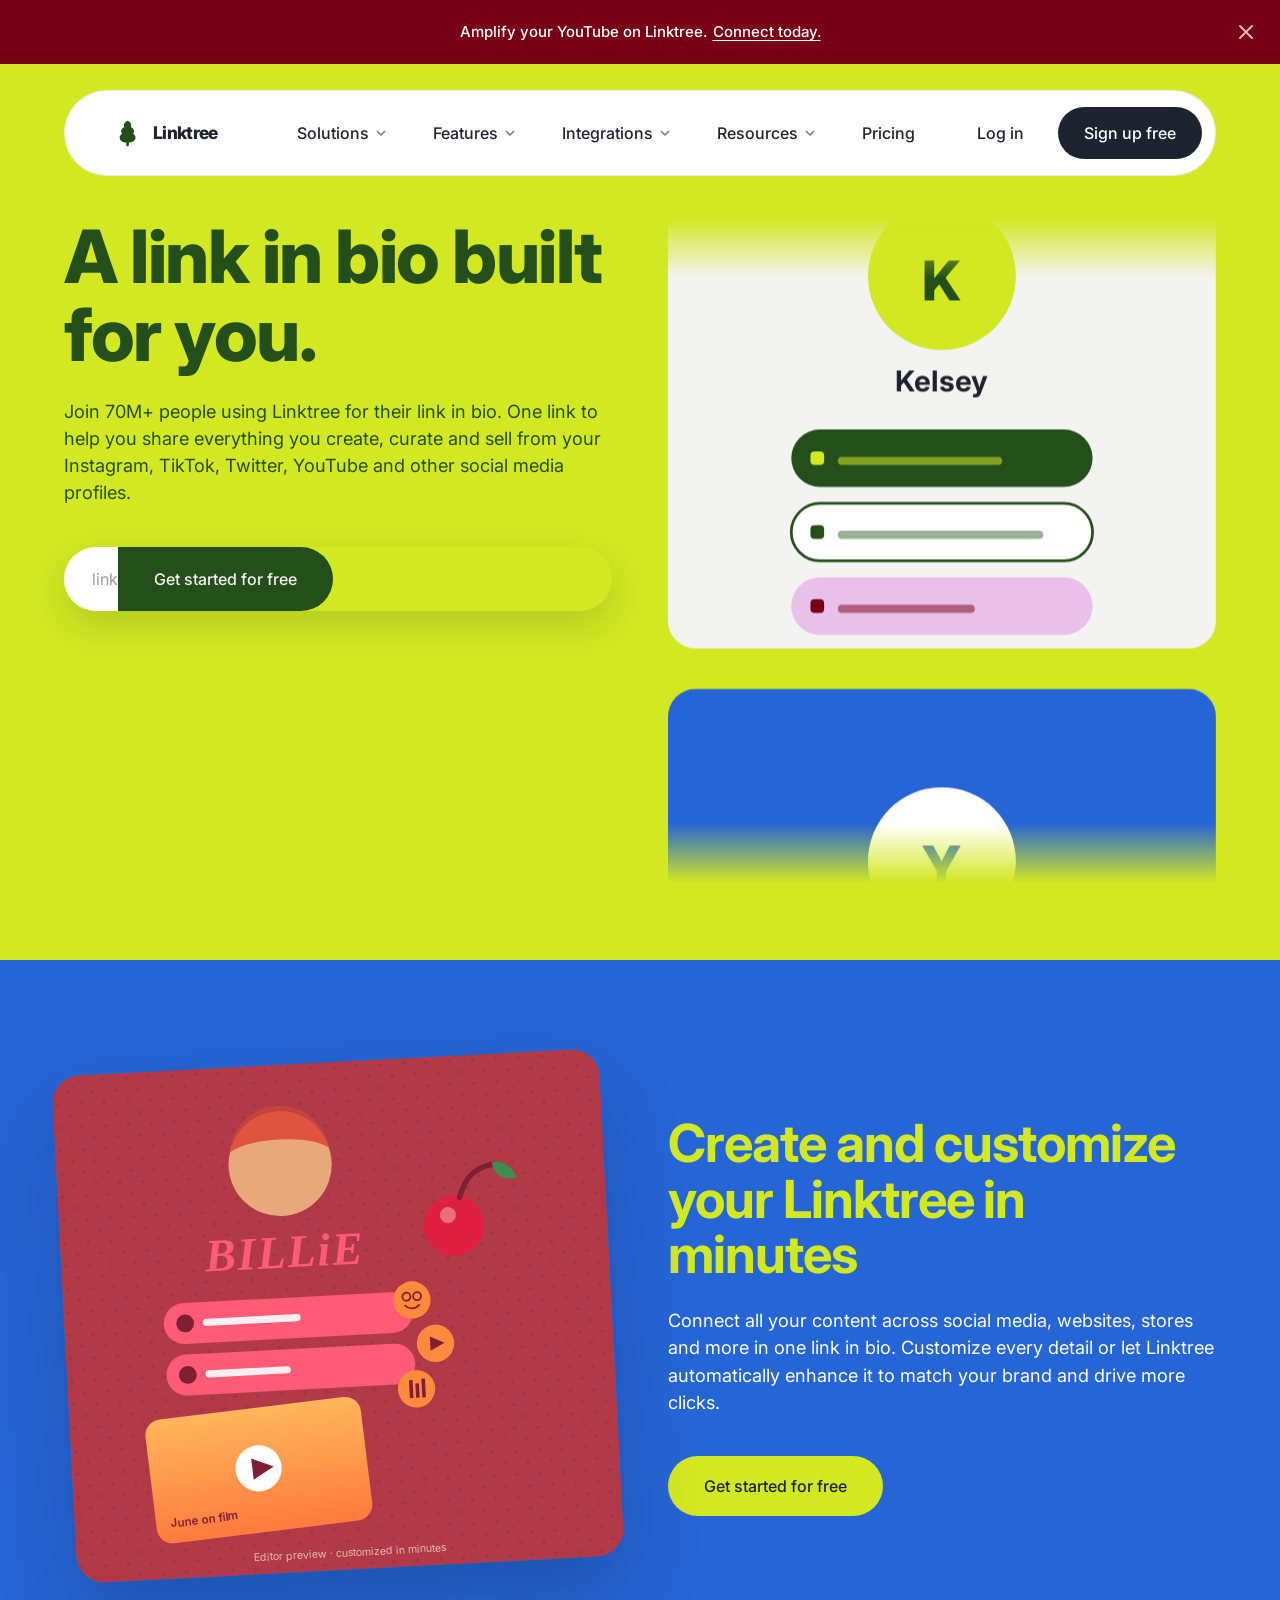
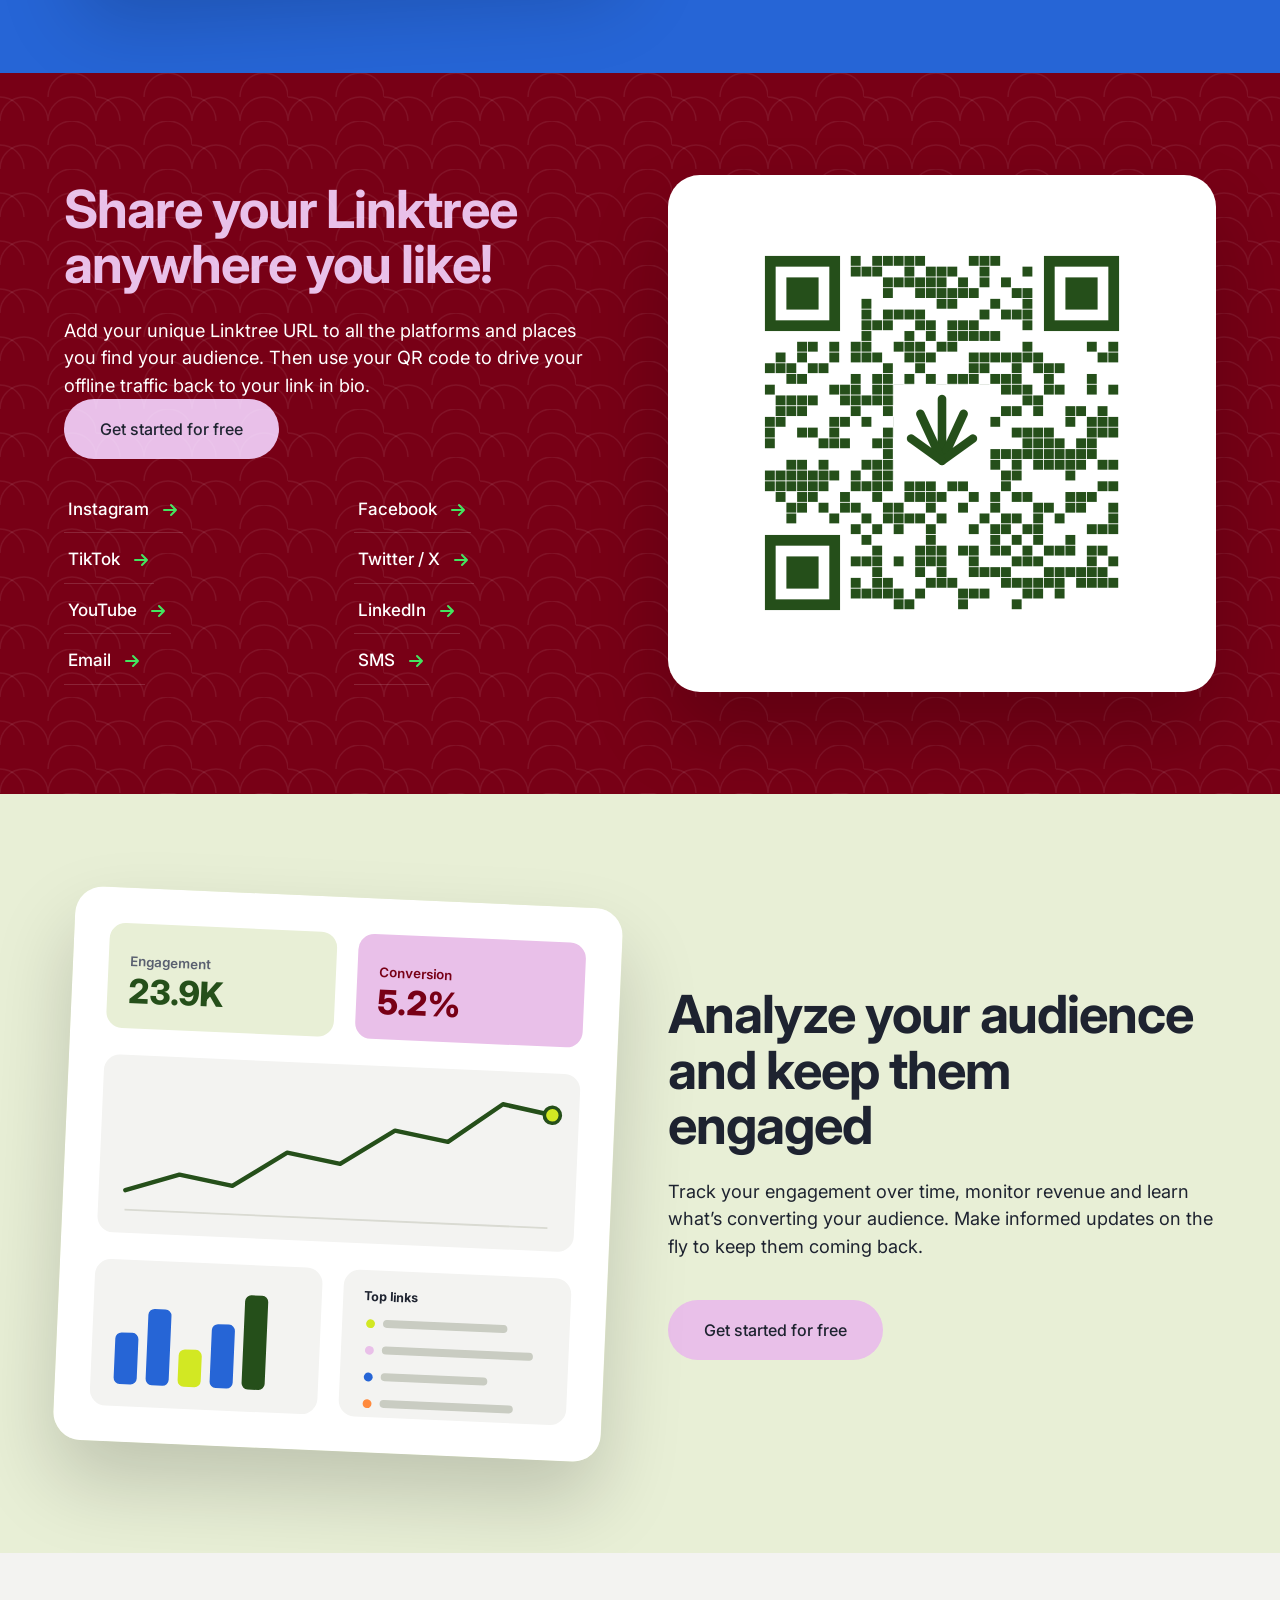
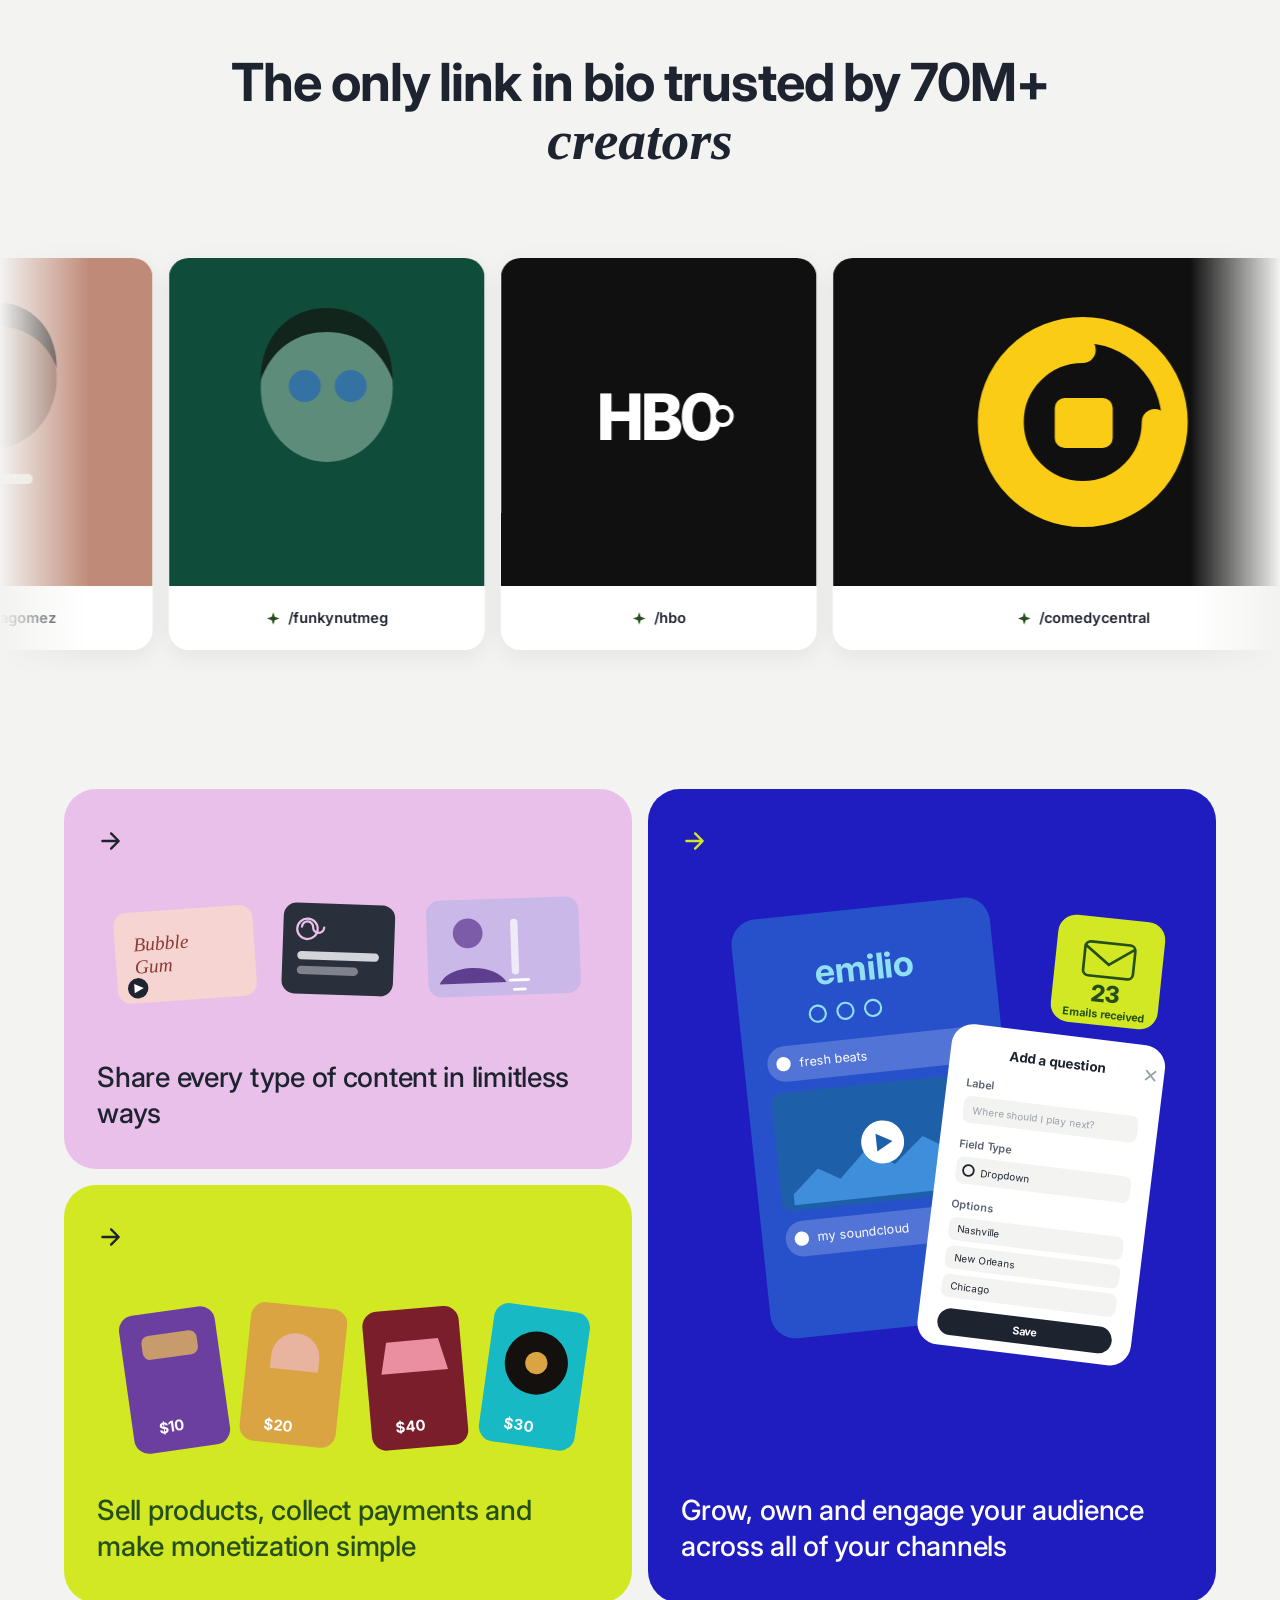
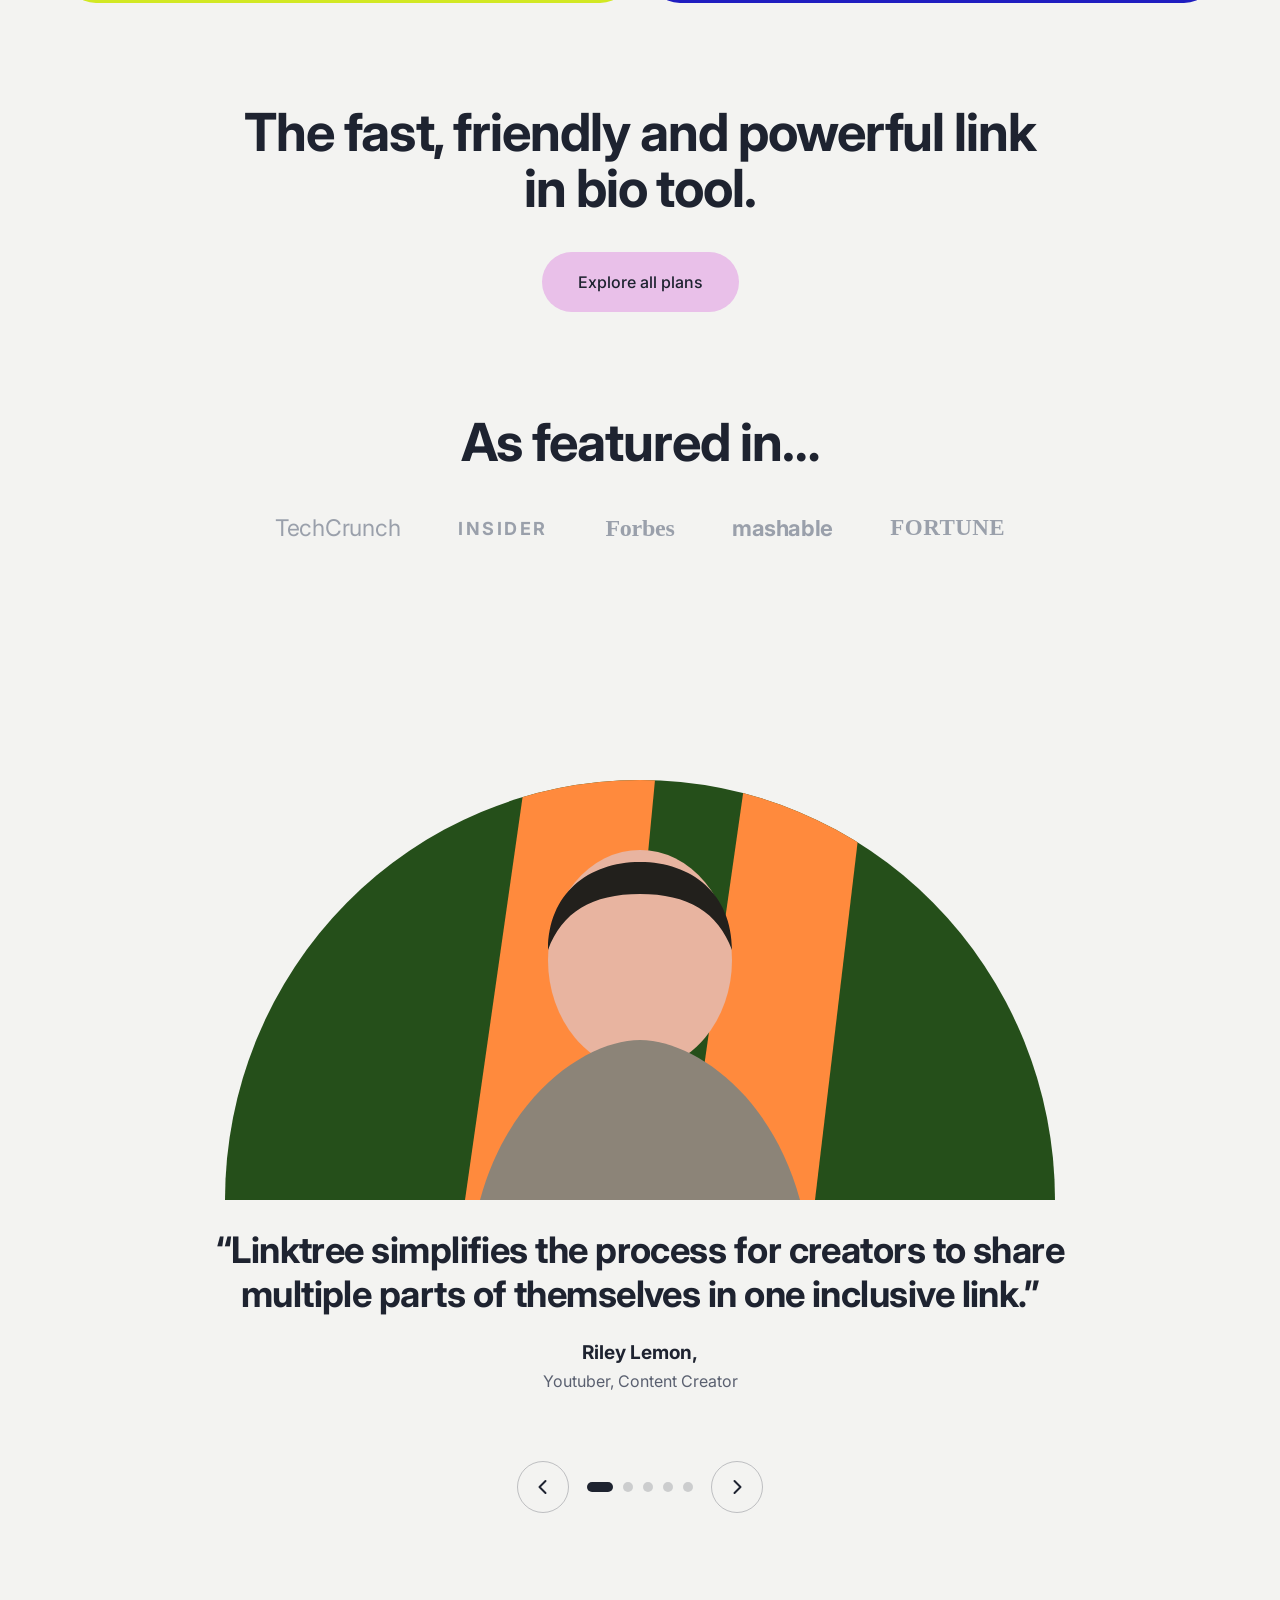
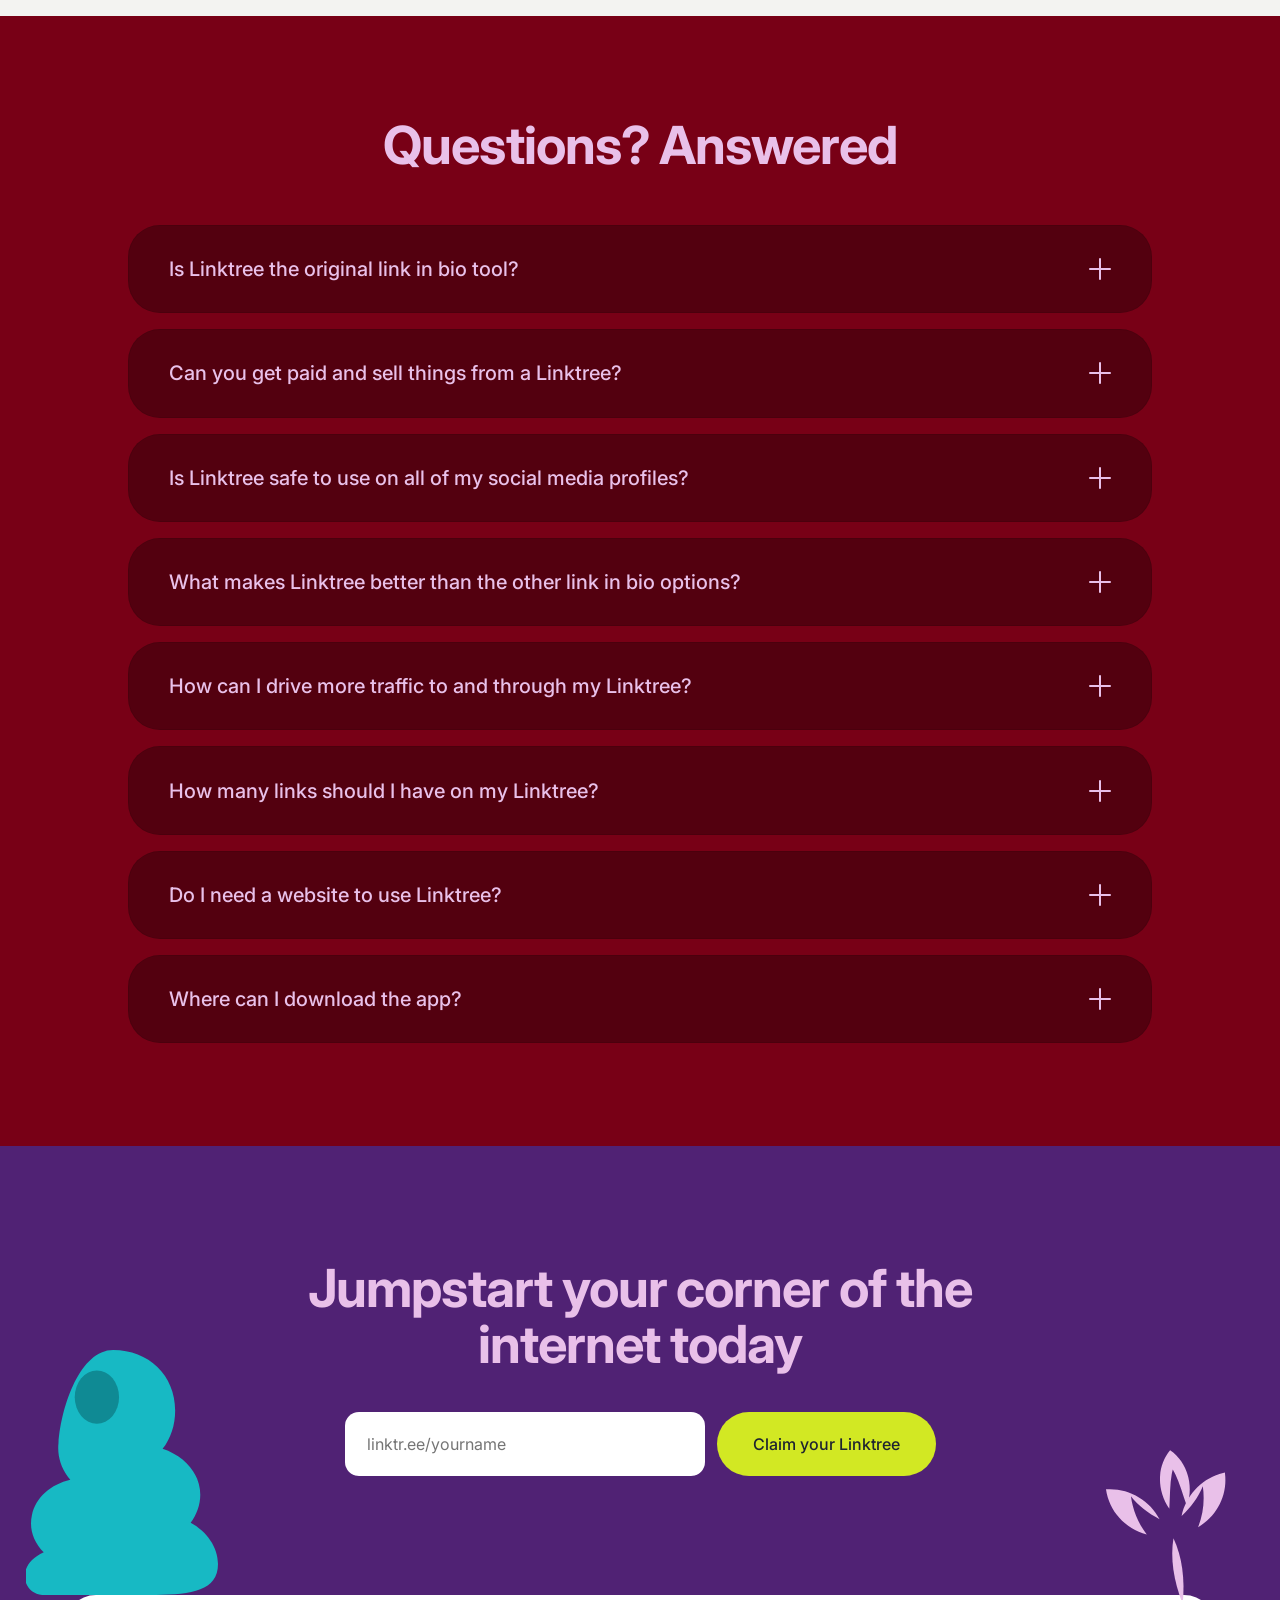
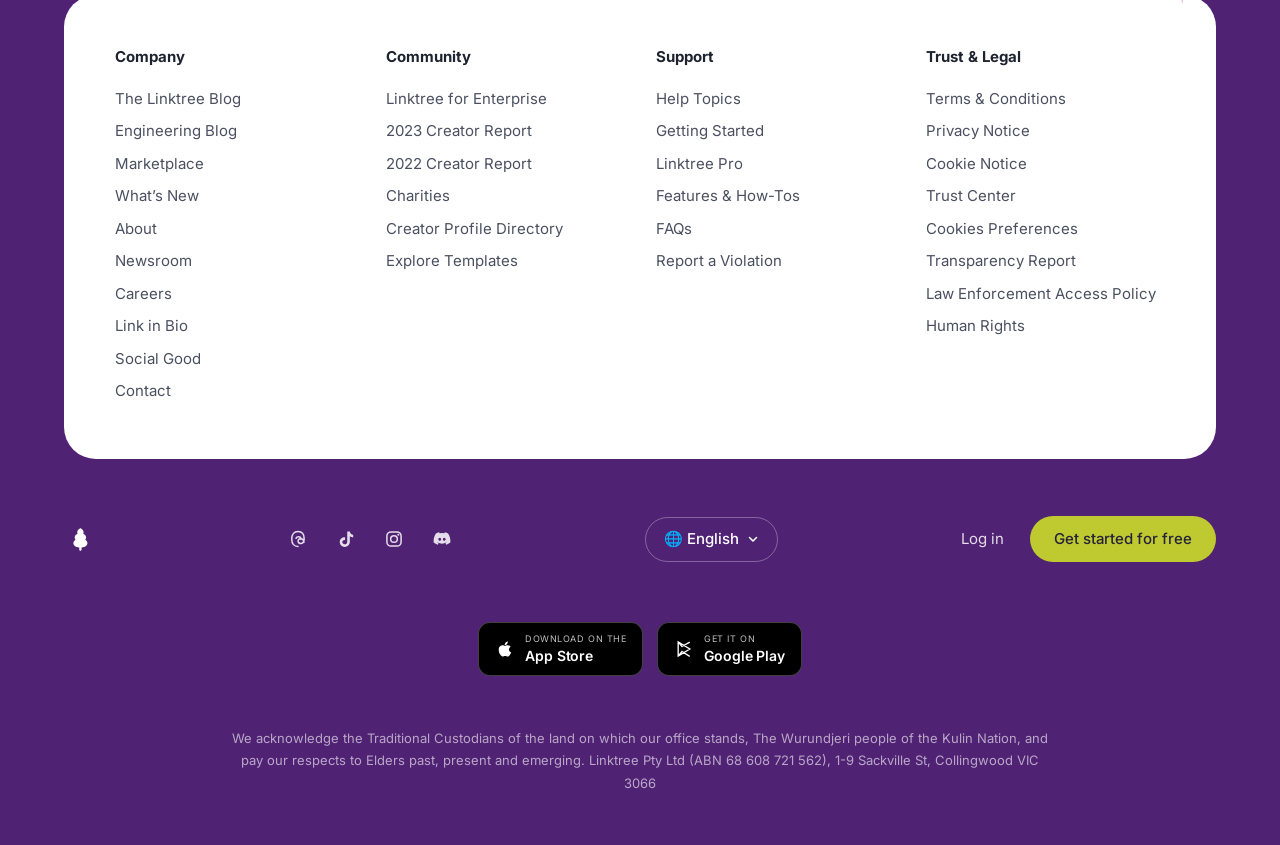
<file: index.html>
<!DOCTYPE html>
<html lang="en">
<head>
<meta charset="UTF-8">
<meta name="viewport" content="width=device-width, initial-scale=1.0">
<title>Link in bio tool: Everything you are, in one simple link | Linktree</title>
<meta name="description" content="Join 70M+ people using Linktree for their link in bio. One link to help you share everything you create, curate and sell.">
<link rel="icon" href="data:image/svg+xml,%3Csvg xmlns='http://www.w3.org/2000/svg' viewBox='0 0 32 32'%3E%3Crect width='32' height='32' rx='8' fill='%23254F1A'/%3E%3Cpath fill='%23D2E823' d='M16 5.5c2.9 0 4.9 1.9 4.9 4.2 0 .6-.1 1.1-.4 1.6 1.9.8 3.1 2.3 3.1 4 0 .9-.3 1.7-.9 2.4 1.4.9 2.3 2.2 2.3 3.6 0 2.6-2.6 4.7-5.9 4.7h-.4v2a1.2 1.2 0 0 1-2.4 0v-2h-.4c-3.3 0-5.9-2.1-5.9-4.7 0-1.4.9-2.7 2.3-3.6-.6-.7-.9-1.5-.9-2.4 0-1.7 1.2-3.2 3.1-4-.3-.5-.4-1-.4-1.6 0-2.3 2-4.2 4.9-4.2Z'/%3E%3C/svg%3E">
<link rel="preconnect" href="https://fonts.googleapis.com">
<link rel="preconnect" href="https://fonts.gstatic.com" crossorigin>
<link href="https://fonts.googleapis.com/css2?family=Inter:wght@400;500;600;700;800;900&display=swap" rel="stylesheet">
<link rel="stylesheet" href="styles.css">
</head>
<body>

<a class="skip-link" href="#main">Skip to content</a>

<!-- ===================== PROMO BANNER ===================== -->
<aside class="promo-banner" id="promoBanner" aria-label="Promotion">
  <p>Amplify your YouTube on Linktree.<a href="register.html">Connect today.</a></p>
  <button class="banner-close" id="bannerClose" aria-label="Dismiss banner">
    <svg width="14" height="14" viewBox="0 0 14 14" fill="none" stroke="currentColor" stroke-width="1.8" stroke-linecap="round"><path d="M1 1l12 12M13 1L1 13"/></svg>
  </button>
</aside>

<!-- ===================== HEADER ===================== -->
<header class="site-header">
  <nav class="nav-pill" aria-label="Main navigation">

    <a class="brand" href="/" aria-label="Linktree home">
      <svg class="logo-mark" viewBox="0 0 32 32" aria-hidden="true">
        <path fill="#254F1A" d="M16 4.5c2.9 0 4.9 1.9 4.9 4.2 0 .6-.1 1.1-.4 1.6 1.9.8 3.1 2.3 3.1 4 0 .9-.3 1.7-.9 2.4 1.4.9 2.3 2.2 2.3 3.6 0 2.6-2.6 4.7-5.9 4.7h-.4v2.4a1.2 1.2 0 0 1-2.4 0v-2.4h-.4c-3.3 0-5.9-2.1-5.9-4.7 0-1.4.9-2.7 2.3-3.6-.6-.7-.9-1.5-.9-2.4 0-1.7 1.2-3.2 3.1-4-.3-.5-.4-1-.4-1.6 0-2.3 2-4.2 4.9-4.2Z"/>
      </svg>
      <svg class="logo-word" viewBox="0 0 118 24" aria-hidden="true">
        <text x="0" y="19" font-family="Inter, sans-serif" font-size="21" font-weight="800" letter-spacing="-0.8" fill="#1E2330">Linktree</text>
      </svg>
    </a>

    <div class="nav-menus">

      <!-- Solutions -->
      <div class="nav-item" data-mega>
        <button class="nav-trigger" aria-expanded="false" aria-haspopup="true">
          Solutions
          <svg class="chev" viewBox="0 0 12 12" fill="none" stroke="currentColor" stroke-width="1.6" stroke-linecap="round" stroke-linejoin="round"><path d="M2.5 4.5 6 8l3.5-3.5"/></svg>
        </button>
        <div class="mega mega-split-2" role="menu">
          <div>
            <p class="mega-col-title">Linktree for</p>
            <ul class="mega-list">
              <li><a href="#musicians">Musicians</a></li>
              <li><a href="#youtubers">YouTubers</a></li>
              <li><a href="#podcasts">Podcasters</a></li>
              <li><a href="#creators">Creators</a></li>
              <li><a href="#real-estate">Real Estate Agents</a></li>
              <li><a href="#agencies">Agencies</a></li>
            </ul>
            <a class="see-all" href="#for">See all
              <svg class="arrow-right" viewBox="0 0 18 18" fill="none" stroke="currentColor" stroke-width="1.8" stroke-linecap="round" stroke-linejoin="round"><path d="M3 9h12M10 4l5 5-5 5"/></svg></a>
          </div>
          <div>
            <p class="mega-col-title">What you can do</p>
            <div class="mega-cards">
              <a class="mega-card" href="#grow">
                <span class="mc-icon" style="background:#E8EFD6"><svg viewBox="0 0 24 24" fill="none" stroke="#254F1A" stroke-width="1.8" stroke-linecap="round"><path d="M4 20 10 14M10 14l4 4 6-6M20 12V7h-5"/><circle cx="10" cy="14" r="1.6" fill="#254F1A" stroke="none"/></svg></span>
                <span><strong>Grow your audience</strong><span>Reach more people across every platform you post on.</span></span>
              </a>
              <a class="mega-card" href="#earn">
                <span class="mc-icon" style="background:#E9C0E9"><svg viewBox="0 0 24 24" fill="none" stroke="#780016" stroke-width="1.8" stroke-linecap="round"><circle cx="12" cy="8" r="4.5"/><path d="M12 12.5v9M8 17.5h8"/></svg></span>
                <span><strong>Earn from recommendations</strong><span>Make money from the products and services you love.</span></span>
              </a>
              <a class="mega-card" href="#own">
                <span class="mc-icon" style="background:#D2E823"><svg viewBox="0 0 24 24" fill="none" stroke="#254F1A" stroke-width="1.8" stroke-linecap="round" stroke-linejoin="round"><path d="M4 9h16v11H4zM8 9V6a4 4 0 0 1 8 0v3"/></svg></span>
                <span><strong>Turn visitors into customers</strong><span>Capture leads and turn clicks into conversions.</span></span>
              </a>
            </div>
            <a class="see-all" href="#solutions">See all use cases
              <svg class="arrow-right" viewBox="0 0 18 18" fill="none" stroke="currentColor" stroke-width="1.8" stroke-linecap="round" stroke-linejoin="round"><path d="M3 9h12M10 4l5 5-5 5"/></svg></a>
          </div>
        </div>
      </div>

      <!-- Features -->
      <div class="nav-item" data-mega>
        <button class="nav-trigger" aria-expanded="false" aria-haspopup="true">
          Features
          <svg class="chev" viewBox="0 0 12 12" fill="none" stroke="currentColor" stroke-width="1.6" stroke-linecap="round" stroke-linejoin="round"><path d="M2.5 4.5 6 8l3.5-3.5"/></svg>
        </button>
        <div class="mega mega-split-features" role="menu">
          <div class="mega-cards">
            <a class="mega-card" href="#lib"><span class="mc-icon" style="background:#E8EFD6"><svg viewBox="0 0 24 24" fill="none" stroke="#254F1A" stroke-width="1.8" stroke-linecap="round"><path d="M10 14a4 4 0 0 0 4-4V5H4v5a4 4 0 0 0 4 4h2Zm0 0v5m0 0H7m3 0h3M17 5v5a4 4 0 0 1-2.5 3.7"/></svg></span>
              <span><strong>Link in Bio</strong><span>The page your audience visits when they want everything you offer.</span></span></a>
            <a class="mega-card" href="#products"><span class="mc-icon" style="background:#E9C0E9"><svg viewBox="0 0 24 24" fill="none" stroke="#780016" stroke-width="1.8" stroke-linecap="round" stroke-linejoin="round"><path d="M5 8h14v12H5zM8 8V6a4 4 0 0 1 8 0v2M5 13h14"/></svg></span>
              <span><strong>Digital Products</strong><span>Sell guides, courses, ebooks and more, direct to your audience.</span></span></a>
            <a class="mega-card" href="#ig"><span class="mc-icon" style="background:#D2E823"><svg viewBox="0 0 24 24" fill="none" stroke="#254F1A" stroke-width="1.8" stroke-linecap="round" stroke-linejoin="round"><path d="M4 4h16v12H8l-4 4zM9 10h.01M13 10h3"/></svg></span>
              <span><strong>IG Auto Reply</strong><span>Answer comments automatically with a single link.</span></span></a>
            <a class="mega-card" href="#analytics"><span class="mc-icon" style="background:#DCE6FA"><svg viewBox="0 0 24 24" fill="none" stroke="#2665D6" stroke-width="1.8" stroke-linecap="round"><path d="M4 20V9M10 20V4M16 20v-7M22 20H2"/></svg></span>
              <span><strong>Social Analytics</strong><span>See what your audience clicks, views and buys.</span></span></a>
          </div>
          <div>
            <p class="mega-col-title">More tools</p>
            <ul class="mega-list">
              <li><a href="#short">Short links</a></li>
              <li><a href="#qr">QR codes</a></li>
              <li><a href="#affiliate">Affiliate Products</a></li>
              <li><a href="#products2">Digital Products</a></li>
              <li><a href="#courses">Courses</a></li>
              <li><a href="#bookings">Bookings</a></li>
              <li><a href="#analytics2">Social Analytics</a></li>
              <li><a href="#ig2">IG Auto Reply</a></li>
              <li><a href="#audience">Audience Manager</a></li>
              <li><a href="#whats-new">New Features &amp; Product Updates</a></li>
            </ul>
            <a class="see-all" href="#features">See all features
              <svg class="arrow-right" viewBox="0 0 18 18" fill="none" stroke="currentColor" stroke-width="1.8" stroke-linecap="round" stroke-linejoin="round"><path d="M3 9h12M10 4l5 5-5 5"/></svg></a>
          </div>
        </div>
      </div>

      <!-- Integrations -->
      <div class="nav-item" data-mega>
        <button class="nav-trigger" aria-expanded="false" aria-haspopup="true">
          Integrations
          <svg class="chev" viewBox="0 0 12 12" fill="none" stroke="currentColor" stroke-width="1.6" stroke-linecap="round" stroke-linejoin="round"><path d="M2.5 4.5 6 8l3.5-3.5"/></svg>
        </button>
        <div class="mega" role="menu" style="grid-template-columns: 1fr 1fr;">
          <div>
            <p class="mega-col-title">Popular apps</p>
            <ul class="mega-list">
              <li><a href="#shopify"><span class="mc-icon" style="background:#D2E823;width:30px;height:30px;border-radius:9px"><svg viewBox="0 0 24 24" fill="none" stroke="#254F1A" stroke-width="1.8" stroke-linecap="round"><path d="M5 8h14l-1.2 12H6.2zM9 8V6a3 3 0 0 1 6 0v2"/></svg></span>Shopify</a></li>
              <li><a href="#spotify"><span class="mc-icon" style="background:#DCE6FA;width:30px;height:30px;border-radius:9px"><svg viewBox="0 0 24 24" fill="none" stroke="#2665D6" stroke-width="1.8" stroke-linecap="round"><circle cx="12" cy="12" r="9"/><path d="M8 10.5c2.8-.7 5.4-.4 7.6 1M8.5 13.8c2.2-.5 4.2-.3 6 .8M9 16.8c1.7-.4 3.2-.2 4.6.6"/></svg></span>Spotify</a></li>
              <li><a href="#mailchimp"><span class="mc-icon" style="background:#E9C0E9;width:30px;height:30px;border-radius:9px"><svg viewBox="0 0 24 24" fill="none" stroke="#780016" stroke-width="1.8" stroke-linecap="round"><path d="M3 8l9-4 9 4-9 4zM7 10v5c0 1.5 2.2 2.6 5 2.6s5-1.1 5-2.6v-5"/></svg></span>Mailchimp</a></li>
              <li><a href="#calendly"><span class="mc-icon" style="background:#E8EFD6;width:30px;height:30px;border-radius:9px"><svg viewBox="0 0 24 24" fill="none" stroke="#254F1A" stroke-width="1.8" stroke-linecap="round"><rect x="4" y="5" width="16" height="15" rx="3"/><path d="M8 3v4M16 3v4M4 10h16"/></svg></span>Calendly</a></li>
            </ul>
          </div>
          <div>
            <p class="mega-col-title">More</p>
            <ul class="mega-list">
              <li><a href="#apps">Link Apps</a></li>
              <li><a href="#partner">Become a Partner</a></li>
            </ul>
            <a class="see-all" href="#marketplace">Browse all integrations
              <svg class="arrow-right" viewBox="0 0 18 18" fill="none" stroke="currentColor" stroke-width="1.8" stroke-linecap="round" stroke-linejoin="round"><path d="M3 9h12M10 4l5 5-5 5"/></svg></a>
          </div>
        </div>
      </div>

      <!-- Resources -->
      <div class="nav-item" data-mega>
        <button class="nav-trigger" aria-expanded="false" aria-haspopup="true">
          Resources
          <svg class="chev" viewBox="0 0 12 12" fill="none" stroke="currentColor" stroke-width="1.6" stroke-linecap="round" stroke-linejoin="round"><path d="M2.5 4.5 6 8l3.5-3.5"/></svg>
        </button>
        <div class="mega" role="menu" style="grid-template-columns: 1fr 1fr 1fr;">
          <div>
            <p class="mega-col-title">Learn</p>
            <ul class="mega-list">
              <li><a href="#help">Help Centre</a></li>
              <li><a href="#start">Get Started</a></li>
              <li><a href="#templates">Templates</a></li>
              <li><a href="#guides">Guides</a></li>
              <li><a href="#blog">Blog</a></li>
              <li><a href="#stories">Success Stories</a></li>
              <li><a href="#lab">LinkerLab</a></li>
              <li><a href="#explore">Explore</a></li>
            </ul>
          </div>
          <div>
            <p class="mega-col-title">Company</p>
            <ul class="mega-list">
              <li><a href="#about">About</a></li>
              <li><a href="#newsroom">Newsroom</a></li>
              <li><a href="#careers">Careers</a></li>
              <li><a href="#contact">Contact us</a></li>
            </ul>
            <div class="mega-badges">
              <a href="#ios" class="badge" aria-label="Download on the App Store"><svg viewBox="0 0 24 24" fill="#fff"><path d="M16.7 12.7c0-2.3 1.9-3.4 2-3.5-1.1-1.6-2.8-1.8-3.4-1.8-1.4-.1-2.7.8-3.4.8-.7 0-1.8-.8-3-.8-1.5 0-2.9.9-3.7 2.3-1.6 2.7-.4 6.8 1.1 9 .8 1.1 1.7 2.3 2.9 2.3 1.2 0 1.6-.7 3-.7 1.4 0 1.8.7 3 .7 1.2 0 2-1.1 2.8-2.2.9-1.3 1.3-2.5 1.3-2.6-.1 0-2.6-1-2.6-3.5ZM14.4 5.9c.6-.8 1.1-1.9 1-3-1 0-2.1.7-2.8 1.5-.6.7-1.1 1.8-1 2.9 1.1.1 2.2-.6 2.8-1.4Z"/></svg><span><small>Download on the</small><strong>App Store</strong></span></a>
              <a href="#android" class="badge" aria-label="Get it on Google Play"><svg viewBox="0 0 24 24" fill="none" stroke="#fff" stroke-width="1.6" stroke-linecap="round"><path d="M5 3.5v17l14-8.5zM5 3.5 9.6 9M5 20.5 9.6 15M18.4 4 9.6 9M9.6 15l8.8 5.5"/></svg><span><small>GET IT ON</small><strong>Google Play</strong></span></a>
            </div>
          </div>
        </div>
      </div>

      <a class="nav-plain" href="#pricing">Pricing</a>
    </div>

    <div class="nav-actions">
      <a class="nav-login" href="login.html">Log in</a>
      <a class="btn btn-ink nav-signup" href="register.html">Sign up free</a>
      <button class="menu-toggle" id="menuToggle" aria-label="Toggle menu" aria-expanded="false" aria-controls="mobileMenu">
        <svg viewBox="0 0 24 24" fill="none" stroke="#1E2330" stroke-width="2" stroke-linecap="round"><path d="M4 7h16M4 12h16M4 17h16"/></svg>
      </button>
    </div>
  </nav>
</header>

<!-- ===================== MOBILE MENU ===================== -->
<div class="mobile-menu" id="mobileMenu" aria-hidden="true">
  <div class="mm-head">
    <span class="brand">
      <svg class="logo-mark" viewBox="0 0 32 32" aria-hidden="true"><path fill="#254F1A" d="M16 4.5c2.9 0 4.9 1.9 4.9 4.2 0 .6-.1 1.1-.4 1.6 1.9.8 3.1 2.3 3.1 4 0 .9-.3 1.7-.9 2.4 1.4.9 2.3 2.2 2.3 3.6 0 2.6-2.6 4.7-5.9 4.7h-.4v2.4a1.2 1.2 0 0 1-2.4 0v-2.4h-.4c-3.3 0-5.9-2.1-5.9-4.7 0-1.4.9-2.7 2.3-3.6-.6-.7-.9-1.5-.9-2.4 0-1.7 1.2-3.2 3.1-4-.3-.5-.4-1-.4-1.6 0-2.3 2-4.2 4.9-4.2Z"/></svg>
      <svg class="logo-word" viewBox="0 0 118 24" aria-hidden="true"><text x="0" y="19" font-family="Inter, sans-serif" font-size="21" font-weight="800" letter-spacing="-0.8" fill="#1E2330">Linktree</text></svg>
    </span>
    <button class="mm-close" id="menuClose" aria-label="Close menu">
      <svg width="18" height="18" viewBox="0 0 18 18" fill="none" stroke="#1E2330" stroke-width="2" stroke-linecap="round"><path d="M2 2l14 14M16 2 2 16"/></svg>
    </button>
  </div>

  <div class="mm-accordion">
    <button class="mm-acc-btn">Solutions <svg class="chev" viewBox="0 0 12 12" fill="none" stroke="currentColor" stroke-width="1.6" stroke-linecap="round" stroke-linejoin="round"><path d="M2.5 4.5 6 8l3.5-3.5"/></svg></button>
    <div class="mm-acc-panel"><ul>
      <li><a href="#musicians">Musicians</a></li><li><a href="#youtubers">YouTubers</a></li><li><a href="#podcasts">Podcasters</a></li><li><a href="#creators">Creators</a></li><li><a href="#real-estate">Real Estate Agents</a></li><li><a href="#agencies">Agencies</a></li><li><a href="#grow">Grow your audience</a></li><li><a href="#earn">Earn from recommendations</a></li><li><a href="#own">Turn visitors into customers</a></li>
    </ul></div>
  </div>
  <div class="mm-accordion">
    <button class="mm-acc-btn">Features <svg class="chev" viewBox="0 0 12 12" fill="none" stroke="currentColor" stroke-width="1.6" stroke-linecap="round" stroke-linejoin="round"><path d="M2.5 4.5 6 8l3.5-3.5"/></svg></button>
    <div class="mm-acc-panel"><ul>
      <li><a href="#lib">Link in Bio</a></li><li><a href="#products">Digital Products</a></li><li><a href="#ig">IG Auto Reply</a></li><li><a href="#analytics">Social Analytics</a></li><li><a href="#short">Short links</a></li><li><a href="#qr">QR codes</a></li><li><a href="#bookings">Bookings</a></li><li><a href="#audience">Audience Manager</a></li>
    </ul></div>
  </div>
  <div class="mm-accordion">
    <button class="mm-acc-btn">Integrations <svg class="chev" viewBox="0 0 12 12" fill="none" stroke="currentColor" stroke-width="1.6" stroke-linecap="round" stroke-linejoin="round"><path d="M2.5 4.5 6 8l3.5-3.5"/></svg></button>
    <div class="mm-acc-panel"><ul>
      <li><a href="#shopify">Shopify</a></li><li><a href="#spotify">Spotify</a></li><li><a href="#mailchimp">Mailchimp</a></li><li><a href="#calendly">Calendly</a></li><li><a href="#apps">Link Apps</a></li><li><a href="#marketplace">Browse all integrations</a></li>
    </ul></div>
  </div>
  <div class="mm-accordion">
    <button class="mm-acc-btn">Resources <svg class="chev" viewBox="0 0 12 12" fill="none" stroke="currentColor" stroke-width="1.6" stroke-linecap="round" stroke-linejoin="round"><path d="M2.5 4.5 6 8l3.5-3.5"/></svg></button>
    <div class="mm-acc-panel"><ul>
      <li><a href="#help">Help Centre</a></li><li><a href="#templates">Templates</a></li><li><a href="#guides">Guides</a></li><li><a href="#blog">Blog</a></li><li><a href="#explore">Explore</a></li><li><a href="#about">About</a></li><li><a href="#careers">Careers</a></li><li><a href="#contact">Contact us</a></li>
    </ul></div>
  </div>
  <div class="mm-accordion">
    <a class="mm-acc-btn" href="#pricing">Pricing</a>
  </div>

  <div class="mm-foot">
    <a class="btn btn-lime" href="register.html">Get started for free</a>
    <a class="btn" style="border:1.5px solid rgba(30,35,48,.2)" href="login.html">Log in</a>
  </div>
</div>

<main id="main">

<!-- ===================== HERO ===================== -->
<section class="hero" aria-label="Hero">
  <div class="container two-col">
    <div class="hero-copy">
      <h1>A link in bio built for you.</h1>
      <p class="section-lead">Join 70M+ people using Linktree for their link in bio. One link to help you share everything you create, curate and sell from your Instagram, TikTok, Twitter, YouTube and other social media profiles.</p>
      <form class="hero-claim" id="heroClaimForm" novalidate>
        <label class="input-wrap-claim" for="heroClaimInput">
          <span class="input-prefix">linktr.ee/</span>
          <input id="heroClaimInput" type="text" placeholder="yourname" aria-label="Claim your Linktree username" autocomplete="off" spellcheck="false">
        </label>
        <button class="btn btn-forest" type="submit">Get started for free</button>
        <p class="hero-feedback" id="heroClaimFeedback" aria-live="polite"></p>
      </form>
    </div>

    <div class="hero-strip" aria-hidden="true">
      <div class="hero-track" data-duplicate>

        <div class="hero-card">
          <svg viewBox="0 0 400 400" role="img" aria-label="Creator profile card">
            <rect width="400" height="400" fill="#F3F3F1"/>
            <circle cx="200" cy="128" r="54" fill="#D2E823"/>
            <text x="200" y="146" text-anchor="middle" font-family="Inter,sans-serif" font-size="40" font-weight="800" fill="#254F1A">K</text>
            <text x="200" y="212" text-anchor="middle" font-family="Inter,sans-serif" font-size="21" font-weight="700" fill="#1E2330">Kelsey</text>
            <rect x="90" y="240" width="220" height="42" rx="21" fill="#254F1A"/>
            <rect x="104" y="256" width="10" height="10" rx="3" fill="#D2E823"/>
            <rect x="124" y="260" width="120" height="6" rx="3" fill="#D2E823" opacity=".55"/>
            <rect x="90" y="294" width="220" height="42" rx="21" fill="#fff" stroke="#254F1A" stroke-width="2"/>
            <rect x="104" y="310" width="10" height="10" rx="3" fill="#254F1A"/>
            <rect x="124" y="314" width="150" height="6" rx="3" fill="#254F1A" opacity=".45"/>
            <rect x="90" y="348" width="220" height="42" rx="21" fill="#E9C0E9"/>
            <rect x="104" y="364" width="10" height="10" rx="3" fill="#780016"/>
            <rect x="124" y="368" width="100" height="6" rx="3" fill="#780016" opacity=".5"/>
          </svg>
        </div>

        <div class="hero-card">
          <svg viewBox="0 0 400 400" role="img" aria-label="Creator profile card">
            <rect width="400" height="400" fill="#2665D6"/>
            <circle cx="200" cy="126" r="54" fill="#fff"/>
            <text x="200" y="144" text-anchor="middle" font-family="Inter,sans-serif" font-size="40" font-weight="800" fill="#2665D6">Y</text>
            <text x="200" y="210" text-anchor="middle" font-family="Inter,sans-serif" font-size="21" font-weight="700" fill="#fff">Koy</text>
            <rect x="90" y="238" width="220" height="42" rx="21" fill="#fff"/>
            <rect x="104" y="254" width="10" height="10" rx="3" fill="#2665D6"/>
            <rect x="124" y="258" width="130" height="6" rx="3" fill="#2665D6" opacity=".45"/>
            <rect x="90" y="292" width="220" height="42" rx="21" fill="rgba(255,255,255,.22)"/>
            <rect x="104" y="308" width="10" height="10" rx="3" fill="#fff"/>
            <rect x="124" y="312" width="110" height="6" rx="3" fill="#fff" opacity=".6"/>
            <rect x="90" y="346" width="220" height="42" rx="21" fill="#D2E823"/>
            <rect x="104" y="362" width="10" height="10" rx="3" fill="#254F1A"/>
            <rect x="124" y="366" width="120" height="6" rx="3" fill="#254F1A" opacity=".5"/>
          </svg>
        </div>

        <div class="hero-card">
          <svg viewBox="0 0 400 400" role="img" aria-label="Creator profile card">
            <rect width="400" height="400" fill="#E9C0E9"/>
            <circle cx="200" cy="126" r="54" fill="#780016"/>
            <text x="200" y="144" text-anchor="middle" font-family="Inter,sans-serif" font-size="40" font-weight="800" fill="#E9C0E9">P</text>
            <text x="200" y="210" text-anchor="middle" font-family="Inter,sans-serif" font-size="21" font-weight="700" fill="#780016">Pistakio</text>
            <rect x="90" y="238" width="220" height="42" rx="21" fill="#780016"/>
            <rect x="104" y="254" width="10" height="10" rx="3" fill="#E9C0E9"/>
            <rect x="124" y="258" width="120" height="6" rx="3" fill="#E9C0E9" opacity=".55"/>
            <rect x="90" y="292" width="220" height="42" rx="21" fill="#fff"/>
            <rect x="104" y="308" width="10" height="10" rx="3" fill="#780016"/>
            <rect x="124" y="312" width="140" height="6" rx="3" fill="#780016" opacity=".45"/>
            <rect x="90" y="346" width="220" height="42" rx="21" fill="#254F1A"/>
            <rect x="104" y="362" width="10" height="10" rx="3" fill="#D2E823"/>
            <rect x="124" y="366" width="100" height="6" rx="3" fill="#D2E823" opacity=".55"/>
          </svg>
        </div>

        <div class="hero-card">
          <svg viewBox="0 0 400 400" role="img" aria-label="Creator profile card">
            <rect width="400" height="400" fill="#780016"/>
            <circle cx="200" cy="126" r="54" fill="#D2E823"/>
            <text x="200" y="144" text-anchor="middle" font-family="Inter,sans-serif" font-size="40" font-weight="800" fill="#780016">Z</text>
            <text x="200" y="210" text-anchor="middle" font-family="Inter,sans-serif" font-size="21" font-weight="700" fill="#fff">Zay</text>
            <rect x="90" y="238" width="220" height="42" rx="21" fill="#E9C0E9"/>
            <rect x="104" y="254" width="10" height="10" rx="3" fill="#780016"/>
            <rect x="124" y="258" width="110" height="6" rx="3" fill="#780016" opacity=".5"/>
            <rect x="90" y="292" width="220" height="42" rx="21" fill="rgba(255,255,255,.18)"/>
            <rect x="104" y="308" width="10" height="10" rx="3" fill="#fff"/>
            <rect x="124" y="312" width="130" height="6" rx="3" fill="#fff" opacity=".6"/>
            <rect x="90" y="346" width="220" height="42" rx="21" fill="#43E660"/>
            <rect x="104" y="362" width="10" height="10" rx="3" fill="#254F1A"/>
            <rect x="124" y="366" width="120" height="6" rx="3" fill="#254F1A" opacity=".5"/>
          </svg>
        </div>

        <div class="hero-card">
          <svg viewBox="0 0 400 400" role="img" aria-label="Creator profile card">
            <rect width="400" height="400" fill="#E8EFD6"/>
            <circle cx="200" cy="126" r="54" fill="#254F1A"/>
            <text x="200" y="144" text-anchor="middle" font-family="Inter,sans-serif" font-size="40" font-weight="800" fill="#E8EFD6">M</text>
            <text x="200" y="210" text-anchor="middle" font-family="Inter,sans-serif" font-size="21" font-weight="700" fill="#1E2330">Miles</text>
            <rect x="90" y="238" width="220" height="42" rx="21" fill="#fff" stroke="#254F1A" stroke-width="2"/>
            <rect x="104" y="254" width="10" height="10" rx="3" fill="#254F1A"/>
            <rect x="124" y="258" width="140" height="6" rx="3" fill="#254F1A" opacity=".45"/>
            <rect x="90" y="292" width="220" height="42" rx="21" fill="#D2E823"/>
            <rect x="104" y="308" width="10" height="10" rx="3" fill="#254F1A"/>
            <rect x="124" y="312" width="110" height="6" rx="3" fill="#254F1A" opacity=".5"/>
            <rect x="90" y="346" width="220" height="42" rx="21" fill="#254F1A"/>
            <rect x="104" y="362" width="10" height="10" rx="3" fill="#E8EFD6"/>
            <rect x="124" y="366" width="120" height="6" rx="3" fill="#E8EFD6" opacity=".55"/>
          </svg>
        </div>

      </div>
    </div>
  </div>
</section>

<!-- ===================== CREATE & CUSTOMIZE (blue) ===================== -->
<section class="s-blue section-pad" aria-labelledby="t-create">
  <div class="container two-col">
    <div class="tilt-wrap" data-reveal>
      <svg class="tilt-main" viewBox="0 0 616 571" role="img" aria-label="Linktree profile being customized in the editor">
        <rect width="616" height="571" rx="28" fill="#B23A48"/>
        <rect x="0" y="0" width="616" height="571" rx="28" fill="url(#blueNoise)" opacity=".25"/>
        <defs>
          <pattern id="blueNoise" width="26" height="26" patternUnits="userSpaceOnUse">
            <circle cx="6" cy="6" r="2.2" fill="#7E1F33"/>
            <circle cx="19" cy="19" r="2.2" fill="#7E1F33"/>
          </pattern>
          <linearGradient id="sunG" x1="0" y1="0" x2="0" y2="1">
            <stop offset="0" stop-color="#FFB65C"/><stop offset="1" stop-color="#FF7A3D"/>
          </linearGradient>
        </defs>
        <!-- profile avatar -->
        <circle cx="252" cy="112" r="58" fill="#E8A87C"/>
        <path d="M194 112a58 58 0 0 1 116 0c0-40-26-66-58-66s-58 26-58 66Z" fill="#C6423E"/>
        <path d="M196 96c8-30 34-44 56-44s48 14 56 44c-12-8-30-12-56-12s-44 4-56 12Z" fill="#E0533F"/>
        <!-- name -->
        <text x="252" y="228" text-anchor="middle" font-family="Georgia,serif" font-style="italic" font-weight="700" font-size="52" fill="#FF5A76" letter-spacing="2">BILLiE</text>
        <!-- pink link pills -->
        <rect x="112" y="262" width="280" height="46" rx="23" fill="#FF5A76"/>
        <circle cx="136" cy="285" r="10" fill="#7E1F33"/>
        <rect x="156" y="281" width="110" height="8" rx="4" fill="#fff" opacity=".9"/>
        <rect x="112" y="320" width="280" height="46" rx="23" fill="#FF5A76"/>
        <circle cx="136" cy="343" r="10" fill="#7E1F33"/>
        <rect x="156" y="339" width="96" height="8" rx="4" fill="#fff" opacity=".9"/>
        <!-- sunset media card -->
        <g transform="rotate(-4 210 452)">
          <rect x="88" y="384" width="244" height="140" rx="18" fill="url(#sunG)"/>
          <circle cx="210" cy="452" r="26" fill="#fff"/>
          <path d="M203 440l24 12-24 12z" fill="#7E1F33"/>
          <text x="104" y="506" font-family="Inter,sans-serif" font-size="13" font-weight="600" fill="#7E1F33">June on film</text>
        </g>
        <!-- orange icon rail -->
        <g font-family="Inter,sans-serif">
          <circle cx="392" cy="272" r="21" fill="#FF8A3D"/><circle cx="386" cy="268" r="4.5" fill="none" stroke="#7E1F33" stroke-width="2"/><circle cx="398" cy="268" r="4.5" fill="none" stroke="#7E1F33" stroke-width="2"/><path d="M384 278c2.5 2.5 5.5 3.5 8 3.5s5.5-1 8-3.5" stroke="#7E1F33" stroke-width="2" fill="none" stroke-linecap="round"/>
          <circle cx="416" cy="322" r="21" fill="#FF8A3D"/><path d="M410 314l16 8-16 8z" fill="#7E1F33"/>
          <circle cx="392" cy="372" r="21" fill="#FF8A3D"/><rect x="384" y="362" width="4" height="20" fill="#7E1F33"/><rect x="391" y="366" width="4" height="16" fill="#7E1F33"/><rect x="398" y="361" width="4" height="21" fill="#7E1F33"/>
        </g>
        <!-- cherry -->
        <g transform="rotate(14 470 160)">
          <circle cx="452" cy="196" r="34" fill="#E02040"/>
          <circle cx="443" cy="186" r="9" fill="#fff" opacity=".35"/>
          <path d="M452 164c2-24 10-36 30-44" stroke="#7E1F33" stroke-width="6" fill="none" stroke-linecap="round"/>
          <path d="M480 118c14-4 26 2 30 12-12 6-26 2-30-12Z" fill="#3E8E4E"/>
        </g>
        <text x="308" y="556" text-anchor="middle" font-family="Inter,sans-serif" font-size="12" fill="#F3D9C8" opacity=".8">Editor preview · customized in minutes</text>
      </svg>
    </div>
    <div class="text-col" data-reveal>
      <h2 id="t-create">Create and customize your Linktree in minutes</h2>
      <p class="section-lead">Connect all your content across social media, websites, stores and more in one link in bio. Customize every detail or let Linktree automatically enhance it to match your brand and drive more clicks.</p>
      <a class="btn btn-lime btn-block-right" href="register.html">Get started for free</a>
    </div>
  </div>
</section>

<!-- ===================== SHARE ANYWHERE (maroon) ===================== -->
<section class="s-maroon section-pad" aria-labelledby="t-share">
  <div class="container two-col">
    <div class="text-col" data-reveal>
      <h2 id="t-share">Share your Linktree anywhere you like!</h2>
      <p class="section-lead">Add your unique Linktree URL to all the platforms and places you find your audience. Then use your QR code to drive your offline traffic back to your link in bio.</p>
      <a class="btn btn-pink" href="register.html">Get started for free</a>
      <ul class="platform-list">
        <li><a href="#instagram">Instagram <svg class="arrow-right" viewBox="0 0 18 18" fill="none" stroke="currentColor" stroke-width="2" stroke-linecap="round" stroke-linejoin="round"><path d="M3 9h12M10 4l5 5-5 5"/></svg></a></li>
        <li><a href="#facebook">Facebook <svg class="arrow-right" viewBox="0 0 18 18" fill="none" stroke="currentColor" stroke-width="2" stroke-linecap="round" stroke-linejoin="round"><path d="M3 9h12M10 4l5 5-5 5"/></svg></a></li>
        <li><a href="#tiktok">TikTok <svg class="arrow-right" viewBox="0 0 18 18" fill="none" stroke="currentColor" stroke-width="2" stroke-linecap="round" stroke-linejoin="round"><path d="M3 9h12M10 4l5 5-5 5"/></svg></a></li>
        <li><a href="#twitter">Twitter / X <svg class="arrow-right" viewBox="0 0 18 18" fill="none" stroke="currentColor" stroke-width="2" stroke-linecap="round" stroke-linejoin="round"><path d="M3 9h12M10 4l5 5-5 5"/></svg></a></li>
        <li><a href="#youtube">YouTube <svg class="arrow-right" viewBox="0 0 18 18" fill="none" stroke="currentColor" stroke-width="2" stroke-linecap="round" stroke-linejoin="round"><path d="M3 9h12M10 4l5 5-5 5"/></svg></a></li>
        <li><a href="#linkedin">LinkedIn <svg class="arrow-right" viewBox="0 0 18 18" fill="none" stroke="currentColor" stroke-width="2" stroke-linecap="round" stroke-linejoin="round"><path d="M3 9h12M10 4l5 5-5 5"/></svg></a></li>
        <li><a href="#email">Email <svg class="arrow-right" viewBox="0 0 18 18" fill="none" stroke="currentColor" stroke-width="2" stroke-linecap="round" stroke-linejoin="round"><path d="M3 9h12M10 4l5 5-5 5"/></svg></a></li>
        <li><a href="#sms">SMS <svg class="arrow-right" viewBox="0 0 18 18" fill="none" stroke="currentColor" stroke-width="2" stroke-linecap="round" stroke-linejoin="round"><path d="M3 9h12M10 4l5 5-5 5"/></svg></a></li>
      </ul>
    </div>
    <div class="qr-panel" data-reveal>
      <div class="qr-card">
        <canvas id="qrCanvas" width="880" height="880" aria-label="QR code for a Linktree profile" role="img"></canvas>
      </div>
    </div>
  </div>
</section>

<!-- ===================== ANALYZE (pale green) ===================== -->
<section class="s-analyze section-pad" aria-labelledby="t-analyze">
  <div class="container two-col">
    <div class="tilt-wrap" data-reveal>
      <svg class="tilt-main" viewBox="0 0 616 623" role="img" aria-label="Analytics dashboard showing audience engagement">
        <rect width="616" height="623" rx="28" fill="#fff"/>
        <!-- top stat tiles -->
        <rect x="40" y="40" width="256" height="118" rx="18" fill="#E8EFD6"/>
        <text x="64" y="88" font-family="Inter,sans-serif" font-size="15" font-weight="600" fill="#5A6070">Engagement</text>
        <text x="64" y="130" font-family="Inter,sans-serif" font-size="38" font-weight="800" fill="#254F1A">23.9K</text>
        <rect x="320" y="40" width="256" height="118" rx="18" fill="#E9C0E9"/>
        <text x="344" y="88" font-family="Inter,sans-serif" font-size="15" font-weight="600" fill="#780016">Conversion</text>
        <text x="344" y="130" font-family="Inter,sans-serif" font-size="38" font-weight="800" fill="#780016">5.2%</text>
        <!-- line chart -->
        <rect x="40" y="188" width="536" height="200" rx="18" fill="#F3F3F1"/>
        <polyline points="70,340 130,320 190,330 250,290 310,300 370,260 430,270 490,225 546,235" fill="none" stroke="#254F1A" stroke-width="5" stroke-linecap="round" stroke-linejoin="round"/>
        <circle cx="546" cy="235" r="9" fill="#D2E823" stroke="#254F1A" stroke-width="4"/>
        <line x1="70" y1="362" x2="546" y2="362" stroke="#D9DAD2" stroke-width="2"/>
        <!-- bar chart -->
        <rect x="40" y="418" width="256" height="165" rx="18" fill="#F3F3F1"/>
        <rect x="66" y="500" width="26" height="58" rx="7" fill="#2665D6"/>
        <rect x="102" y="472" width="26" height="86" rx="7" fill="#2665D6"/>
        <rect x="138" y="516" width="26" height="42" rx="7" fill="#D2E823"/>
        <rect x="174" y="486" width="26" height="72" rx="7" fill="#2665D6"/>
        <rect x="210" y="452" width="26" height="106" rx="7" fill="#254F1A"/>
        <!-- top links list -->
        <rect x="320" y="418" width="256" height="165" rx="18" fill="#F3F3F1"/>
        <text x="344" y="452" font-family="Inter,sans-serif" font-size="14" font-weight="700" fill="#1E2330">Top links</text>
        <circle cx="352" cy="478" r="5" fill="#D2E823"/><rect x="366" y="473" width="140" height="9" rx="4.5" fill="#C9CCC2"/>
        <circle cx="352" cy="508" r="5" fill="#E9C0E9"/><rect x="366" y="503" width="170" height="9" rx="4.5" fill="#C9CCC2"/>
        <circle cx="352" cy="538" r="5" fill="#2665D6"/><rect x="366" y="533" width="120" height="9" rx="4.5" fill="#C9CCC2"/>
        <circle cx="352" cy="568" r="5" fill="#FF8A3D"/><rect x="366" y="563" width="150" height="9" rx="4.5" fill="#C9CCC2"/>
      </svg>
    </div>
    <div class="text-col" data-reveal>
      <h2 id="t-analyze">Analyze your audience and keep them engaged</h2>
      <p class="section-lead">Track your engagement over time, monitor revenue and learn what’s converting your audience. Make informed updates on the fly to keep them coming back.</p>
      <a class="btn btn-pink btn-block-right" href="register.html">Get started for free</a>
    </div>
  </div>
</section>

<!-- ===================== TRUSTED BY (marquee) ===================== -->
<section class="s-trusted" aria-labelledby="t-trusted">
  <div class="container head-wrap" data-reveal>
    <h2 id="t-trusted">The only link in bio trusted by 70M+ <span class="serif-accent" id="trustedWord">musicians</span></h2>
  </div>
  <div class="trusted-marquee">
    <div class="trusted-track" data-duplicate>

      <div class="creator-card"><div class="cc-photo"><svg viewBox="0 0 316 328" preserveAspectRatio="xMidYMid slice"><rect width="316" height="328" fill="#C08A78"/><ellipse cx="158" cy="120" rx="62" ry="70" fill="#8C5A48"/><path d="M96 110c0-42 28-66 62-66s62 24 62 66c-10-28-34-42-62-42s-52 14-62 42Z" fill="#2A1E18"/><rect x="120" y="216" width="76" height="10" rx="5" fill="#fff" opacity=".7"/></svg></div><div class="cc-handle"><svg viewBox="0 0 24 24"><path fill="#254F1A" d="M12 2l2.4 7.2L22 12l-7.6 2.8L12 22l-2.4-7.2L2 12l7.6-2.8z"/></svg>/selenagomez</div></div>

      <div class="creator-card"><div class="cc-photo"><svg viewBox="0 0 316 328" preserveAspectRatio="xMidYMid slice"><rect width="316" height="328" fill="#0F4C3A"/><ellipse cx="158" cy="130" rx="66" ry="74" fill="#5E8C7A"/><path d="M92 122c0-46 30-72 66-72s66 26 66 72c-12-32-36-48-66-48s-54 16-66 48Z" fill="#12251C"/><circle cx="136" cy="128" r="16" fill="#2B6CB0" opacity=".8"/><circle cx="182" cy="128" r="16" fill="#2B6CB0" opacity=".8"/></svg></div><div class="cc-handle"><svg viewBox="0 0 24 24"><path fill="#254F1A" d="M12 2l2.4 7.2L22 12l-7.6 2.8L12 22l-2.4-7.2L2 12l7.6-2.8z"/></svg>/funkynutmeg</div></div>

      <div class="creator-card"><div class="cc-photo"><svg viewBox="0 0 316 328" preserveAspectRatio="xMidYMid slice"><rect width="316" height="328" fill="#101010"/><text x="158" y="182" text-anchor="middle" font-family="Inter,sans-serif" font-size="64" font-weight="800" fill="#fff" letter-spacing="-2">HB0</text><circle cx="222" cy="158" r="9" fill="#101010" stroke="#fff" stroke-width="4"/></svg></div><div class="cc-handle"><svg viewBox="0 0 24 24"><path fill="#254F1A" d="M12 2l2.4 7.2L22 12l-7.6 2.8L12 22l-2.4-7.2L2 12l7.6-2.8z"/></svg>/hbo</div></div>

      <div class="creator-card wide"><div class="cc-photo"><svg viewBox="0 0 501 328" preserveAspectRatio="xMidYMid slice"><rect width="501" height="328" fill="#101010"/><circle cx="250" cy="164" r="92" fill="none" stroke="#FACC15" stroke-width="26"/><path d="M250 92a72 72 0 1 0 72 72" fill="none" stroke="#FACC15" stroke-width="26" stroke-linecap="round"/><rect x="222" y="140" width="58" height="50" rx="10" fill="#FACC15"/></svg></div><div class="cc-handle"><svg viewBox="0 0 24 24"><path fill="#254F1A" d="M12 2l2.4 7.2L22 12l-7.6 2.8L12 22l-2.4-7.2L2 12l7.6-2.8z"/></svg>/comedycentral</div></div>

      <div class="creator-card"><div class="cc-photo"><svg viewBox="0 0 316 328" preserveAspectRatio="xMidYMid slice"><rect width="316" height="328" fill="#7A6A54"/><ellipse cx="158" cy="124" rx="60" ry="68" fill="#A67B5B"/><path d="M98 116c0-44 28-70 60-70s60 26 60 70c-8-14-20-22-32-26 6 10 4 20-2 26-8-18-40-24-86 0Z" fill="#1A1410"/><path d="M120 210c24 16 52 16 76 0l14 118H106Z" fill="#3E5C42"/></svg></div><div class="cc-handle"><svg viewBox="0 0 24 24"><path fill="#254F1A" d="M12 2l2.4 7.2L22 12l-7.6 2.8L12 22l-2.4-7.2L2 12l7.6-2.8z"/></svg>/pharrell</div></div>

      <div class="creator-card wide"><div class="cc-photo"><svg viewBox="0 0 501 328" preserveAspectRatio="xMidYMid slice"><rect width="501" height="328" fill="#1A1A1A"/><path d="M110 250c60-120 220-120 280 0" fill="none" stroke="#FACC15" stroke-width="22" stroke-linecap="round"/><text x="250" y="120" text-anchor="middle" font-family="Inter,sans-serif" font-size="44" font-weight="800" fill="#fff">TONY HAWK</text></svg></div><div class="cc-handle"><svg viewBox="0 0 24 24"><path fill="#254F1A" d="M12 2l2.4 7.2L22 12l-7.6 2.8L12 22l-2.4-7.2L2 12l7.6-2.8z"/></svg>/tonyhawk</div></div>

      <div class="creator-card"><div class="cc-photo"><svg viewBox="0 0 316 328" preserveAspectRatio="xMidYMid slice"><rect width="316" height="328" fill="#B0475A"/><circle cx="158" cy="130" r="64" fill="#E8B4A0"/><path d="M94 124c0-46 30-72 64-72s64 26 64 72c-10-30-34-46-64-46s-54 16-64 46Z" fill="#14100E"/><path d="M104 250c30-30 78-30 108 0l10 78H94Z" fill="#E8E4DE"/></svg></div><div class="cc-handle"><svg viewBox="0 0 24 24"><path fill="#254F1A" d="M12 2l2.4 7.2L22 12l-7.6 2.8L12 22l-2.4-7.2L2 12l7.6-2.8z"/></svg>/laclippers</div></div>

    </div>
  </div>
</section>

<!-- ===================== PRODUCT CARDS ===================== -->
<section class="s-cards" aria-label="What you can do with Linktree">
  <div class="container">
    <div class="cards-grid">
      <div class="cards-col">
        <a class="product-card pc-pink" href="#content" data-reveal>
          <span class="pc-arrow"><svg viewBox="0 0 24 24" fill="none" stroke="currentColor" stroke-width="2.2" stroke-linecap="round" stroke-linejoin="round"><path d="M5 12h14M13 5l7 7-7 7"/></svg></span>
          <svg viewBox="0 0 540 180" style="width:100%;height:auto" aria-hidden="true">
            <g transform="rotate(-4 90 90)"><rect x="20" y="40" width="150" height="98" rx="14" fill="#F6D4D2"/><text x="40" y="82" font-family="Georgia,serif" font-style="italic" font-size="21" fill="#8C3A34">Bubble</text><text x="40" y="106" font-family="Georgia,serif" font-style="italic" font-size="21" fill="#8C3A34">Gum</text><circle cx="42" cy="122" r="11" fill="#1E2330"/><path d="M38 117l10 5-10 5z" fill="#fff"/></g>
            <g transform="rotate(2 250 80)"><rect x="200" y="34" width="120" height="98" rx="14" fill="#2A2F3C"/><circle cx="226" cy="62" r="11" fill="none" stroke="#E9C0E9" stroke-width="2.4"/><path d="M220 60a6 6 0 0 1 12 0 6 6 0 0 0 12 0" stroke="#E9C0E9" stroke-width="2.4" fill="none" stroke-linecap="round"/><rect x="216" y="86" width="88" height="9" rx="4.5" fill="#fff" opacity=".8"/><rect x="216" y="102" width="66" height="9" rx="4.5" fill="#fff" opacity=".4"/></g>
            <g transform="rotate(-2 400 90)"><rect x="356" y="30" width="164" height="104" rx="14" fill="#C9B8E8"/><circle cx="400" cy="66" r="16" fill="#7C5CA8"/><path d="M368 120c10-22 60-22 72 0" fill="#5E3E8E"/><rect x="446" y="52" width="8" height="60" rx="4" fill="#fff" opacity=".7"/><path d="M444 118h20M448 128h12" stroke="#fff" stroke-width="3" stroke-linecap="round"/></g>
          </svg>
          <h3 class="h3-card">Share every type of content in limitless ways</h3>
        </a>
        <a class="product-card" style="background:#D2E823;color:#254F1A" href="#sell" data-reveal>
          <span class="pc-arrow"><svg viewBox="0 0 24 24" fill="none" stroke="currentColor" stroke-width="2.2" stroke-linecap="round" stroke-linejoin="round"><path d="M5 12h14M13 5l7 7-7 7"/></svg></span>
          <svg viewBox="0 0 540 220" style="width:100%;height:auto" aria-hidden="true">
            <g transform="rotate(-8 80 110)"><rect x="30" y="46" width="104" height="150" rx="16" fill="#6B3FA0"/><rect x="52" y="70" width="60" height="26" rx="8" fill="#C79B6B"/><text x="58" y="176" font-family="Inter,sans-serif" font-size="16" font-weight="700" fill="#fff">$10</text></g>
            <g transform="rotate(6 210 110)"><rect x="160" y="40" width="104" height="150" rx="16" fill="#D9A441"/><path d="M186 96a26 26 0 0 1 52 0v14h-52z" fill="#E8B4A0"/><text x="186" y="176" font-family="Inter,sans-serif" font-size="16" font-weight="700" fill="#fff">$20</text></g>
            <g transform="rotate(-5 340 110)"><rect x="290" y="44" width="104" height="150" rx="16" fill="#7A1E2B"/><path d="M314 78h56l8 34h-72z" fill="#E98FA0"/><text x="316" y="176" font-family="Inter,sans-serif" font-size="16" font-weight="700" fill="#fff">$40</text></g>
            <g transform="rotate(8 470 110)"><rect x="420" y="42" width="104" height="150" rx="16" fill="#17B9C4"/><circle cx="472" cy="102" r="34" fill="#14100E"/><circle cx="472" cy="102" r="12" fill="#D9A441"/><text x="446" y="176" font-family="Inter,sans-serif" font-size="16" font-weight="700" fill="#fff">$30</text></g>
          </svg>
          <h3 class="h3-card">Sell products, collect payments and make monetization simple</h3>
        </a>
      </div>
      <div>
        <a class="product-card pc-ink" href="#audience" data-reveal style="height:100%;background:#1F1DC0">
          <span class="pc-arrow"><svg viewBox="0 0 24 24" fill="none" stroke="currentColor" stroke-width="2.2" stroke-linecap="round" stroke-linejoin="round"><path d="M5 12h14M13 5l7 7-7 7"/></svg></span>
          <svg viewBox="0 0 560 620" style="width:100%;height:auto" aria-hidden="true">
            <!-- phone -->
            <g transform="rotate(-6 220 300)">
              <rect x="80" y="40" width="290" height="470" rx="28" fill="#2E7CD6" opacity=".55"/>
              <text x="225" y="120" text-anchor="middle" font-family="Inter,sans-serif" font-size="40" font-weight="700" fill="#8FE0F0">emilio</text>
              <circle cx="168" cy="152" r="9" fill="none" stroke="#8FE0F0" stroke-width="2.4"/><circle cx="199" cy="152" r="9" fill="none" stroke="#8FE0F0" stroke-width="2.4"/><circle cx="230" cy="152" r="9" fill="none" stroke="#8FE0F0" stroke-width="2.4"/>
              <rect x="106" y="184" width="238" height="40" rx="20" fill="#fff" opacity=".2"/><circle cx="124" cy="204" r="8" fill="#fff"/><text x="142" y="209" font-family="Inter,sans-serif" font-size="14" fill="#fff">fresh beats</text>
              <rect x="106" y="380" width="238" height="40" rx="20" fill="#fff" opacity=".2"/><circle cx="124" cy="400" r="8" fill="#fff"/><text x="142" y="405" font-family="Inter,sans-serif" font-size="14" fill="#fff">my soundcloud</text>
              <rect x="106" y="236" width="238" height="132" rx="12" fill="#1D5FA8"/><path d="M120 350l30-26 24 14 32-30 30 20 34-28 26 16v46H120z" fill="#3E8EDC"/><circle cx="225" cy="302" r="24" fill="#fff"/><path d="M218 292l18 10-18 10z" fill="#1D5FA8"/>
            </g>
            <!-- form card -->
            <g transform="rotate(7 400 330)">
              <rect x="286" y="180" width="240" height="360" rx="24" fill="#fff"/>
              <text x="406" y="216" text-anchor="middle" font-family="Inter,sans-serif" font-size="15" font-weight="700" fill="#1E2330">Add a question</text>
              <path d="M506 208l10 10m0-10l-10 10" stroke="#9AA0AB" stroke-width="2" stroke-linecap="round"/>
              <text x="308" y="250" font-family="Inter,sans-serif" font-size="12" font-weight="600" fill="#5A6070">Label</text>
              <rect x="308" y="260" width="196" height="30" rx="8" fill="#F3F3F1"/><text x="318" y="280" font-family="Inter,sans-serif" font-size="11" fill="#9AA0AB">Where should I play next?</text>
              <text x="308" y="318" font-family="Inter,sans-serif" font-size="12" font-weight="600" fill="#5A6070">Field Type</text>
              <rect x="308" y="328" width="196" height="30" rx="8" fill="#F3F3F1"/><circle cx="322" cy="343" r="6" fill="none" stroke="#1E2330" stroke-width="2"/><text x="336" y="348" font-family="Inter,sans-serif" font-size="11" fill="#1E2330">Dropdown</text>
              <text x="308" y="386" font-family="Inter,sans-serif" font-size="12" font-weight="600" fill="#5A6070">Options</text>
              <rect x="308" y="396" width="196" height="26" rx="8" fill="#F3F3F1"/><text x="318" y="413" font-family="Inter,sans-serif" font-size="11" fill="#1E2330">Nashville</text>
              <rect x="308" y="428" width="196" height="26" rx="8" fill="#F3F3F1"/><text x="318" y="445" font-family="Inter,sans-serif" font-size="11" fill="#1E2330">New Orleans</text>
              <rect x="308" y="460" width="196" height="26" rx="8" fill="#F3F3F1"/><text x="318" y="477" font-family="Inter,sans-serif" font-size="11" fill="#1E2330">Chicago</text>
              <rect x="308" y="498" width="196" height="30" rx="15" fill="#1E2330"/><text x="406" y="518" text-anchor="middle" font-family="Inter,sans-serif" font-size="12" font-weight="700" fill="#fff">Save</text>
            </g>
            <!-- email badge -->
            <g transform="rotate(6 480 120)">
              <rect x="416" y="52" width="120" height="120" rx="20" fill="#D2E823"/>
              <rect x="448" y="80" width="56" height="38" rx="6" fill="none" stroke="#254F1A" stroke-width="3"/><path d="M448 84l28 20 28-20" fill="none" stroke="#254F1A" stroke-width="3"/>
              <text x="476" y="146" text-anchor="middle" font-family="Inter,sans-serif" font-size="26" font-weight="800" fill="#254F1A">23</text>
              <text x="476" y="164" text-anchor="middle" font-family="Inter,sans-serif" font-size="12" font-weight="700" fill="#254F1A">Emails received</text>
            </g>
          </svg>
          <h3 class="h3-card">Grow, own and engage your audience across all of your channels</h3>
        </a>
      </div>
    </div>
  </div>
</section>

<!-- ===================== PLANS ===================== -->
<section class="s-plans section-pad" aria-labelledby="t-plans">
  <div class="container" data-reveal>
    <h2 id="t-plans">The fast, friendly and powerful link in bio tool.</h2>
    <a class="btn btn-pink" href="#pricing">Explore all plans</a>
  </div>
</section>

<!-- ===================== PRESS ===================== -->
<section class="s-press" aria-labelledby="t-press">
  <div class="container" data-reveal>
    <h2 id="t-press" style="font-size:clamp(28px,2vw+20px,44px)">As featured in…</h2>
    <div class="press-row">
      <span class="p-techcrunch">TechCrunch</span>
      <span class="p-insider">Insider</span>
      <span class="p-forbes">Forbes</span>
      <span class="p-mashable">mashable</span>
      <span class="p-fortune">FORTUNE</span>
    </div>
  </div>
</section>

<!-- ===================== TESTIMONIALS ===================== -->
<section class="s-testimonials section-pad" aria-labelledby="t-testi">
  <h2 id="t-testi" class="sr-only" style="position:absolute;left:-9999px">Testimonials</h2>
  <div class="testi-viewport" id="testiViewport">

    <div class="testi-slide">
      <svg class="testi-art" viewBox="0 0 830 420" aria-hidden="true">
        <clipPath id="tc1"><ellipse cx="415" cy="420" rx="415" ry="420"/></clipPath>
        <g clip-path="url(#tc1)">
          <rect width="830" height="420" fill="#254F1A"/>
          <path d="M300 0h130l-40 420H240Z" fill="#FF8A3D"/>
          <path d="M520 0h120l-50 420H460Z" fill="#FF8A3D"/>
          <ellipse cx="415" cy="180" rx="92" ry="110" fill="#E8B4A0"/>
          <path d="M323 170c0-56 40-88 92-88s92 32 92 88c-14-38-44-56-92-56s-78 18-92 56Z" fill="#22201C"/>
          <path d="M255 420c30-110 110-160 160-160s130 50 160 160Z" fill="#8C8478"/>
        </g>
      </svg>
      <p class="testi-quote">“Linktree simplifies the process for creators to share multiple parts of themselves in one inclusive link.”</p>
      <div class="testi-who"><strong>Riley Lemon,</strong><span>Youtuber, Content Creator</span></div>
    </div>

    <div class="testi-slide">
      <svg class="testi-art" viewBox="0 0 830 420" aria-hidden="true">
        <clipPath id="tc2"><ellipse cx="415" cy="420" rx="415" ry="420"/></clipPath>
        <g clip-path="url(#tc2)">
          <rect width="830" height="420" fill="#780016"/>
          <path d="M280 0h150c-20 140-10 280 20 420H240Z" fill="#E9C0E9"/>
          <ellipse cx="415" cy="190" rx="90" ry="108" fill="#C68B62"/>
          <path d="M325 178c0-54 38-86 90-86s90 32 90 86c-16-40-44-58-90-58s-74 18-90 58Z" fill="#1A1410"/>
          <path d="M265 420c26-104 104-152 150-152s124 48 150 152Z" fill="#fff"/>
        </g>
      </svg>
      <p class="testi-quote">“Linktree helps my customers get where they need to go. It’s fast and easy.”</p>
      <div class="testi-who"><strong>Patti Chimkire,</strong><span>Founder and Pastry Chef, Mali Bakes</span></div>
    </div>

    <div class="testi-slide">
      <svg class="testi-art" viewBox="0 0 830 420" aria-hidden="true">
        <clipPath id="tc3"><ellipse cx="415" cy="420" rx="415" ry="420"/></clipPath>
        <g clip-path="url(#tc3)">
          <rect width="830" height="420" fill="#2665D6"/>
          <circle cx="415" cy="200" r="150" fill="#D2E823"/>
          <ellipse cx="415" cy="196" rx="86" ry="104" fill="#E8B4A0"/>
          <path d="M330 186c0-52 36-84 85-84s85 32 85 84c-14-38-42-56-85-56s-71 18-85 56Z" fill="#2A221A"/>
          <path d="M280 420c24-96 96-142 135-142s111 46 135 142Z" fill="#2A2F3C"/>
        </g>
      </svg>
      <p class="testi-quote">“I use Linktree’s analytics to better understand my audience and what converts them.”</p>
      <div class="testi-who"><strong>Luke Kidgell,</strong><span>Comedian</span></div>
    </div>

    <div class="testi-slide">
      <svg class="testi-art" viewBox="0 0 830 420" aria-hidden="true">
        <clipPath id="tc4"><ellipse cx="415" cy="420" rx="415" ry="420"/></clipPath>
        <g clip-path="url(#tc4)">
          <rect width="830" height="420" fill="#502274"/>
          <path d="M330 0h170c-30 150-20 280 10 420H290Z" fill="#43E660"/>
          <ellipse cx="415" cy="188" rx="88" ry="106" fill="#A87654"/>
          <path d="M327 178c0-52 38-84 88-84s88 32 88 84c-14-38-44-56-88-56s-74 18-88 56Z" fill="#14100E"/>
          <path d="M270 420c26-100 104-148 145-148s119 48 145 148Z" fill="#E9C0E9"/>
        </g>
      </svg>
      <p class="testi-quote">“My Linktree resume stood out from the rest, securing me my first full-time job as a TV reporter!”</p>
      <div class="testi-who"><strong>Rise Utama,</strong><span>TV Reporter and Producer</span></div>
    </div>

    <div class="testi-slide">
      <svg class="testi-art" viewBox="0 0 830 420" aria-hidden="true">
        <clipPath id="tc5"><ellipse cx="415" cy="420" rx="415" ry="420"/></clipPath>
        <g clip-path="url(#tc5)">
          <rect width="830" height="420" fill="#1E2330"/>
          <path d="M290 0h130c-16 150-6 284 24 420H230Z" fill="#FF8A3D"/>
          <ellipse cx="415" cy="192" rx="90" ry="108" fill="#8C5A3C"/>
          <path d="M325 182c0-54 38-86 90-86s90 32 90 86c-16-40-44-58-90-58s-74 18-90 58Z" fill="#0F0C0A"/>
          <path d="M262 420c28-104 110-152 153-152s125 48 153 152Z" fill="#37415C"/>
        </g>
      </svg>
      <p class="testi-quote">“With Linktree, I can definitely see the monetization of my following becoming a full-time thing.”</p>
      <div class="testi-who"><strong>David Coleman,</strong><span>Founder, Mechanicallyincleyend</span></div>
    </div>

  </div>
  <div class="testi-controls">
    <button class="testi-arrow" id="testiPrev" aria-label="Previous testimonial">
      <svg viewBox="0 0 20 20" fill="none" stroke="currentColor" stroke-width="2" stroke-linecap="round" stroke-linejoin="round"><path d="M12.5 4 6.5 10l6 6"/></svg>
    </button>
    <div class="testi-dots" id="testiDots" role="tablist" aria-label="Testimonial slides"></div>
    <button class="testi-arrow" id="testiNext" aria-label="Next testimonial">
      <svg viewBox="0 0 20 20" fill="none" stroke="currentColor" stroke-width="2" stroke-linecap="round" stroke-linejoin="round"><path d="M7.5 4l6 6-6 6"/></svg>
    </button>
  </div>
</section>

<!-- ===================== FAQ ===================== -->
<section class="s-faq section-pad" aria-labelledby="t-faq">
  <div class="container" data-reveal>
    <h2 id="t-faq">Questions? Answered</h2>
    <div class="faq-wrap">
      <details class="faq-item">
        <summary>Is Linktree the original link in bio tool?<span class="faq-icon" aria-hidden="true"></span></summary>
        <p class="faq-body">Yes — Linktree pioneered the link in bio category in 2016 and remains the most trusted platform of its kind, used by more than 70M creators, brands and businesses.</p>
      </details>
      <details class="faq-item">
        <summary>Can you get paid and sell things from a Linktree?<span class="faq-icon" aria-hidden="true"></span></summary>
        <p class="faq-body">Absolutely. You can sell products, collect tips and payments, and earn commission through commerce links — all directly from your Linktree.</p>
      </details>
      <details class="faq-item">
        <summary>Is Linktree safe to use on all of my social media profiles?<span class="faq-icon" aria-hidden="true"></span></summary>
        <p class="faq-body">Yes. Linktree is trusted and officially supported across Instagram, TikTok, Twitter and more, and every link is automatically scanned for safety.</p>
      </details>
      <details class="faq-item">
        <summary>What makes Linktree better than the other link in bio options?<span class="faq-icon" aria-hidden="true"></span></summary>
        <p class="faq-body">Powerful analytics, deep customization, integrations with your favorite platforms, and a platform trusted by 70M+ people — all in one simple tool.</p>
      </details>
      <details class="faq-item">
        <summary>How can I drive more traffic to and through my Linktree?<span class="faq-icon" aria-hidden="true"></span></summary>
        <p class="faq-body">Add your URL to every social bio, share your QR code offline, use auto-reply features, and keep your content fresh to keep audiences clicking.</p>
      </details>
      <details class="faq-item">
        <summary>How many links should I have on my Linktree?<span class="faq-icon" aria-hidden="true"></span></summary>
        <p class="faq-body">There’s no limit, but 3–5 focused links usually convert best. Lead with what matters most to your audience right now.</p>
      </details>
      <details class="faq-item">
        <summary>Do I need a website to use Linktree?<span class="faq-icon" aria-hidden="true"></span></summary>
        <p class="faq-body">No website needed. Your Linktree is your home on the internet — set it up in minutes with no code or hosting required.</p>
      </details>
      <details class="faq-item">
        <summary>Where can I download the app?<span class="faq-icon" aria-hidden="true"></span></summary>
        <p class="faq-body">Linktree is available on the <a href="#ios">App Store</a> and <a href="#android">Google Play</a> so you can manage your link in bio from anywhere.</p>
      </details>
    </div>
  </div>
</section>

<!-- ===================== FOOTER ===================== -->
<footer class="site-footer" id="claim">
  <div class="footer-cta">
    <svg class="deco-figure deco-figure-left" viewBox="0 0 260 340" aria-hidden="true">
      <path d="M118 8c48 0 84 34 84 82 0 20-6 38-17 52 30 10 51 34 51 62 0 14-5 27-13 38 22 12 37 33 37 56 0 40-44 42-99 42H24C-4 340-16 300 24 282c-14-14-20-32-16-50 5-24 26-42 52-48-12-14-18-32-16-50C48 82 74 8 118 8Z" fill="#17B9C4"/>
      <ellipse cx="96" cy="72" rx="30" ry="36" fill="#0F8A94"/>
    </svg>
    <svg class="deco-figure deco-figure-right" viewBox="0 0 190 220" aria-hidden="true">
      <g fill="#E9C0E9">
        <path d="M95 90c-14-28-8-60 12-78 20 18 26 50 12 78-4-20-6-38-12-52-6 14-8 32-12 52Z"/>
        <path d="M60 120C32 108 14 82 14 52c30 2 56 22 66 50-14-10-26-22-34-36 0 18 4 36 14 54Z"/>
        <path d="M130 120c28-12 46-38 46-68-30 2-56 22-66 50 14-10 26-22 34-36 0 18-4 36-14 54Z"/>
        <path d="M95 130c-8 26-8 56 0 90 8-34 8-64 0-90Z"/>
      </g>
    </svg>
    <h2>Jumpstart your corner of the<br>internet today</h2>
    <form class="claim-form" onsubmit="return false">
      <input class="claim-input" type="text" placeholder="linktr.ee/yourname" aria-label="Claim your Linktree username">
      <button class="btn btn-lime" type="submit">Claim your Linktree</button>
    </form>
    <p class="claim-feedback" id="claimFeedback" aria-live="polite"></p>
  </div>

  <div class="footer-card">
    <div class="footer-col">
      <h3>Company</h3>
      <ul>
        <li><a href="#blog">The Linktree Blog</a></li>
        <li><a href="#eng">Engineering Blog</a></li>
        <li><a href="#marketplace">Marketplace</a></li>
        <li><a href="#whats-new">What’s New</a></li>
        <li><a href="#about">About</a></li>
        <li><a href="#newsroom">Newsroom</a></li>
        <li><a href="#careers">Careers</a></li>
        <li><a href="#link-in-bio">Link in Bio</a></li>
        <li><a href="#social-good">Social Good</a></li>
        <li><a href="#contact">Contact</a></li>
      </ul>
    </div>
    <div class="footer-col">
      <h3>Community</h3>
      <ul>
        <li><a href="#enterprise">Linktree for Enterprise</a></li>
        <li><a href="#report23">2023 Creator Report</a></li>
        <li><a href="#report22">2022 Creator Report</a></li>
        <li><a href="#charities">Charities</a></li>
        <li><a href="#directory">Creator Profile Directory</a></li>
        <li><a href="#templates">Explore Templates</a></li>
      </ul>
    </div>
    <div class="footer-col">
      <h3>Support</h3>
      <ul>
        <li><a href="#help">Help Topics</a></li>
        <li><a href="#getting-started">Getting Started</a></li>
        <li><a href="#pro">Linktree Pro</a></li>
        <li><a href="#how-tos">Features &amp; How-Tos</a></li>
        <li><a href="#faqs">FAQs</a></li>
        <li><a href="#report">Report a Violation</a></li>
      </ul>
    </div>
    <div class="footer-col">
      <h3>Trust &amp; Legal</h3>
      <ul>
        <li><a href="#terms">Terms &amp; Conditions</a></li>
        <li><a href="#privacy">Privacy Notice</a></li>
        <li><a href="#cookie">Cookie Notice</a></li>
        <li><a href="#trust">Trust Center</a></li>
        <li><a href="#cookie-pref">Cookies Preferences</a></li>
        <li><a href="#transparency">Transparency Report</a></li>
        <li><a href="#leap">Law Enforcement Access Policy</a></li>
        <li><a href="#human-rights">Human Rights</a></li>
      </ul>
    </div>
  </div>

  <div class="footer-bottom">
    <a class="footer-brand" href="/" aria-label="Linktree home">
      <svg class="logo-mark" viewBox="0 0 32 32" aria-hidden="true"><path fill="#fff" d="M16 4.5c2.9 0 4.9 1.9 4.9 4.2 0 .6-.1 1.1-.4 1.6 1.9.8 3.1 2.3 3.1 4 0 .9-.3 1.7-.9 2.4 1.4.9 2.3 2.2 2.3 3.6 0 2.6-2.6 4.7-5.9 4.7h-.4v2.4a1.2 1.2 0 0 1-2.4 0v-2.4h-.4c-3.3 0-5.9-2.1-5.9-4.7 0-1.4.9-2.7 2.3-3.6-.6-.7-.9-1.5-.9-2.4 0-1.7 1.2-3.2 3.1-4-.3-.5-.4-1-.4-1.6 0-2.3 2-4.2 4.9-4.2Z"/></svg>
    </a>
    <div class="footer-socials">
      <a href="#threads" aria-label="Threads"><svg viewBox="0 0 24 24" fill="none" stroke="currentColor" stroke-width="1.8" stroke-linecap="round"><path d="M12 21c-4.6 0-7.5-3-7.5-9S7.4 3 12 3s7.3 2.8 7.4 8.4c.1 4-1.7 6.1-4 6.1-1.9 0-3.2-1.2-3.3-2.9-.1-1.6 1-2.9 2.9-3 2.4-.1 4 1.4 4.2 4.4"/><path d="M9.6 11.2c.6-1.4 2-2.2 3.4-2 1.7.2 2.6 1.4 2.5 3.1"/></svg></a>
      <a href="#tiktok" aria-label="TikTok"><svg viewBox="0 0 24 24" fill="currentColor"><path d="M16.6 3c.4 2.2 1.8 3.7 4 4v3.1c-1.5 0-2.9-.5-4-1.3v6.3c0 3.9-2.7 6.4-6.2 6.4-3.3 0-5.9-2.5-5.9-5.8 0-3.4 2.8-5.9 6.4-5.7v3.2c-1.8-.3-3.3.8-3.3 2.5 0 1.5 1.2 2.7 2.8 2.7 1.8 0 3.1-1.3 3.1-3.5V3h3.1Z"/></svg></a>
      <a href="#instagram" aria-label="Instagram"><svg viewBox="0 0 24 24" fill="none" stroke="currentColor" stroke-width="1.8" stroke-linecap="round"><rect x="3.5" y="3.5" width="17" height="17" rx="5"/><circle cx="12" cy="12" r="4"/><circle cx="17.2" cy="6.8" r="1.2" fill="currentColor" stroke="none"/></svg></a>
      <a href="#discord" aria-label="Discord"><svg viewBox="0 0 24 24" fill="currentColor"><path d="M19.3 5.5A16 16 0 0 0 15.4 4l-.5 1a13 13 0 0 0-5.8 0L8.6 4a16 16 0 0 0-3.9 1.5C2.3 9.2 1.7 12.8 2 16.3A16 16 0 0 0 6.9 19l1-1.7a10 10 0 0 1-1.6-.8l.4-.3a11.4 11.4 0 0 0 10.6 0l.4.3c-.5.3-1 .6-1.6.8l1 1.7a16 16 0 0 0 4.9-2.7c.4-4-.6-7.5-2.7-10.8ZM9.3 14.2c-.9 0-1.7-.9-1.7-1.9s.7-1.9 1.7-1.9 1.7.9 1.7 1.9-.8 1.9-1.7 1.9Zm5.4 0c-.9 0-1.7-.9-1.7-1.9s.8-1.9 1.7-1.9 1.7.9 1.7 1.9-.8 1.9-1.7 1.9Z"/></svg></a>
    </div>
    <button class="lang-select" type="button">🌐 English
      <svg width="12" height="12" viewBox="0 0 12 12" fill="none" stroke="currentColor" stroke-width="1.6" stroke-linecap="round" stroke-linejoin="round"><path d="M2.5 4.5 6 8l3.5-3.5"/></svg>
    </button>
    <div class="footer-links-row">
      <a href="login.html">Log in</a>
      <a class="btn" href="register.html">Get started for free</a>
    </div>
  </div>

  <div class="footer-badges">
    <a href="#ios" class="badge" aria-label="Download on the App Store">
      <svg viewBox="0 0 24 24" fill="#fff"><path d="M16.7 12.7c0-2.3 1.9-3.4 2-3.5-1.1-1.6-2.8-1.8-3.4-1.8-1.4-.1-2.7.8-3.4.8-.7 0-1.8-.8-3-.8-1.5 0-2.9.9-3.7 2.3-1.6 2.7-.4 6.8 1.1 9 .8 1.1 1.7 2.3 2.9 2.3 1.2 0 1.6-.7 3-.7 1.4 0 1.8.7 3 .7 1.2 0 2-1.1 2.8-2.2.9-1.3 1.3-2.5 1.3-2.6-.1 0-2.6-1-2.6-3.5ZM14.4 5.9c.6-.8 1.1-1.9 1-3-1 0-2.1.7-2.8 1.5-.6.7-1.1 1.8-1 2.9 1.1.1 2.2-.6 2.8-1.4Z"/></svg>
      <span><small>Download on the</small><strong>App Store</strong></span>
    </a>
    <a href="#android" class="badge" aria-label="Get it on Google Play">
      <svg viewBox="0 0 24 24" fill="none" stroke="#fff" stroke-width="1.6" stroke-linecap="round"><path d="M5 3.5v17l14-8.5zM5 3.5 9.6 9M5 20.5 9.6 15M18.4 4 9.6 9M9.6 15l8.8 5.5"/></svg>
      <span><small>GET IT ON</small><strong>Google Play</strong></span>
    </a>
  </div>

  <p class="acknowledgment">We acknowledge the Traditional Custodians of the land on which our office stands, The Wurundjeri people of the Kulin Nation, and pay our respects to Elders past, present and emerging. Linktree Pty Ltd (ABN 68 608 721 562), 1-9 Sackville St, Collingwood VIC 3066</p>
</footer>

</main>
<script src="script.js"></script>
</body>
</html>
</file>
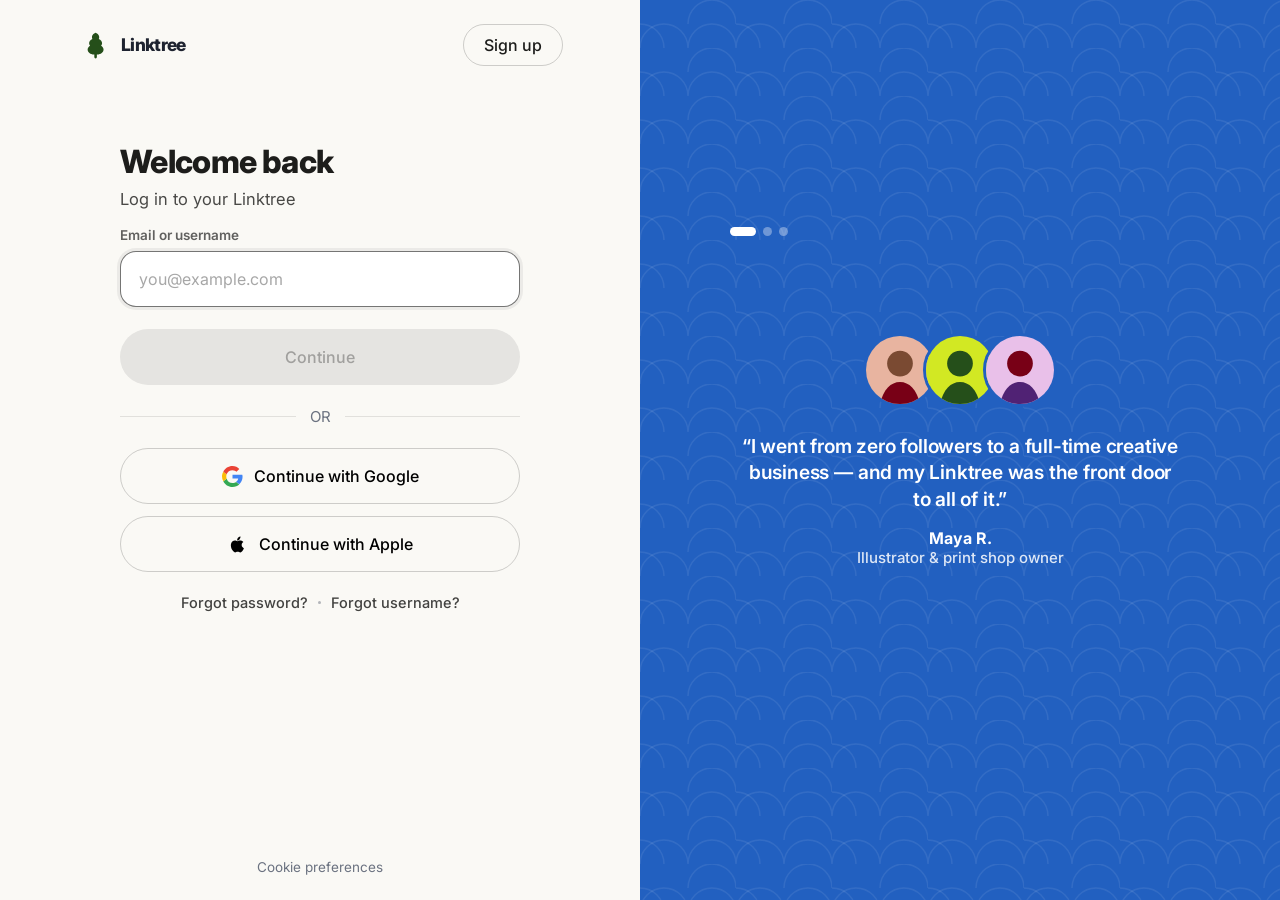
<file: login.html>
<!DOCTYPE html>
<html lang="en">
<head>
<meta charset="UTF-8">
<meta name="viewport" content="width=device-width, initial-scale=1.0">
<title>Log In or Sign Up | Linktree</title>
<link rel="icon" href="data:image/svg+xml,%3Csvg xmlns='http://www.w3.org/2000/svg' viewBox='0 0 32 32'%3E%3Crect width='32' height='32' rx='8' fill='%23254F1A'/%3E%3Cpath fill='%23D2E823' d='M16 5.5c2.9 0 4.9 1.9 4.9 4.2 0 .6-.1 1.1-.4 1.6 1.9.8 3.1 2.3 3.1 4 0 .9-.3 1.7-.9 2.4 1.4.9 2.3 2.2 2.3 3.6 0 2.6-2.6 4.7-5.9 4.7h-.4v2a1.2 1.2 0 0 1-2.4 0v-2h-.4c-3.3 0-5.9-2.1-5.9-4.7 0-1.4.9-2.7 2.3-3.6-.6-.7-.9-1.5-.9-2.4 0-1.7 1.2-3.2 3.1-4-.3-.5-.4-1-.4-1.6 0-2.3 2-4.2 4.9-4.2Z'/%3E%3C/svg%3E">
<link rel="preconnect" href="https://fonts.googleapis.com">
<link rel="preconnect" href="https://fonts.gstatic.com" crossorigin>
<link href="https://fonts.googleapis.com/css2?family=Inter:wght@400;500;600;700;800&display=swap" rel="stylesheet">
<link rel="stylesheet" href="auth.css">
</head>
<body>

<main class="auth-layout">

  <!-- ============ form pane ============ -->
  <section class="auth-pane">
    <div class="auth-topbar">
      <a class="brand" href="index.html" aria-label="Back to Linktree home">
        <svg class="logo-mark" viewBox="0 0 32 32" aria-hidden="true"><path fill="#254F1A" d="M16 4.5c2.9 0 4.9 1.9 4.9 4.2 0 .6-.1 1.1-.4 1.6 1.9.8 3.1 2.3 3.1 4 0 .9-.3 1.7-.9 2.4 1.4.9 2.3 2.2 2.3 3.6 0 2.6-2.6 4.7-5.9 4.7h-.4v2.4a1.2 1.2 0 0 1-2.4 0v-2.4h-.4c-3.3 0-5.9-2.1-5.9-4.7 0-1.4.9-2.7 2.3-3.6-.6-.7-.9-1.5-.9-2.4 0-1.7 1.2-3.2 3.1-4-.3-.5-.4-1-.4-1.6 0-2.3 2-4.2 4.9-4.2Z"/></svg>
        <svg class="logo-word" viewBox="0 0 118 24" aria-hidden="true"><text x="0" y="19" font-family="Inter, sans-serif" font-size="21" font-weight="800" letter-spacing="-0.8" fill="#1E2330">Linktree</text></svg>
      </a>
      <a class="btn-social" style="width:auto;height:42px;padding:0 20px;border-radius:999px" href="register.html">Sign up</a>
    </div>

    <div class="auth-card">

      <!-- step 1 -->
      <div class="auth-step" data-step="1">
        <h1>Welcome back</h1>
        <p class="auth-sub">Log in to your Linktree</p>

        <form id="loginForm" novalidate>
          <div class="field">
            <label class="field-label" for="loginId">Email or username</label>
            <div class="input-wrap" id="loginIdWrap">
              <input id="loginId" name="username" type="text" autocomplete="username" placeholder="you@example.com" autofocus>
            </div>
            <p class="field-error" id="loginIdError">Please enter your email or username.</p>
          </div>

          <button class="btn-primary" id="loginContinue" type="submit" disabled>Continue</button>
        </form>

        <div class="auth-divider">OR</div>

        <button class="btn-social" type="button" data-social="Google">
          <svg viewBox="0 0 24 24" aria-hidden="true"><path fill="#4285F4" d="M23.5 12.3c0-.9-.1-1.5-.3-2.2H12v4.1h6.5c-.1 1.1-.8 2.7-2.4 3.8l3.6 2.8c2.2-2 3.8-5 3.8-8.5Z"/><path fill="#34A853" d="M12 24c3.2 0 5.9-1.1 7.7-2.9l-3.6-2.8c-1 .7-2.3 1.2-4.1 1.2-3.1 0-5.8-2.1-6.7-5l-3.8 2.9C3.3 21.3 7.3 24 12 24Z"/><path fill="#FBBC05" d="M5.3 14.5c-.2-.7-.4-1.5-.4-2.5s.2-1.7.4-2.5L1.5 6.6C.6 8.2 0 10 0 12s.5 3.8 1.5 5.4l3.8-2.9Z"/><path fill="#EA4335" d="M12 4.8c2.2 0 3.7.9 4.5 1.7l3.3-3.2C17.9 1.5 15.2 0 12 0 7.3 0 3.3 2.7 1.5 6.6l3.8 2.9c.9-2.9 3.6-4.7 6.7-4.7Z"/></svg>
          Continue with Google
        </button>
        <button class="btn-social" type="button" data-social="Apple">
          <svg viewBox="0 0 24 24" fill="#000" aria-hidden="true"><path d="M16.7 12.7c0-2.3 1.9-3.4 2-3.5-1.1-1.6-2.8-1.8-3.4-1.8-1.4-.1-2.7.8-3.4.8-.7 0-1.8-.8-3-.8-1.5 0-2.9.9-3.7 2.3-1.6 2.7-.4 6.8 1.1 9 .8 1.1 1.7 2.3 2.9 2.3 1.2 0 1.6-.7 3-.7 1.4 0 1.8.7 3 .7 1.2 0 2-1.1 2.8-2.2.9-1.3 1.3-2.5 1.3-2.6-.1 0-2.6-1-2.6-3.5ZM14.4 5.9c.6-.8 1.1-1.9 1-3-1 0-2.1.7-2.8 1.5-.6.7-1.1 1.8-1 2.9 1.1.1 2.2-.6 2.8-1.4Z"/></svg>
          Continue with Apple
        </button>

        <div class="auth-help">
          <a href="#" data-forgot="password">Forgot password?</a>
          <span class="dot" aria-hidden="true"></span>
          <a href="#" data-forgot="username">Forgot username?</a>
        </div>
      </div>

      <!-- step 2: password -->
      <div class="auth-step" data-step="2" hidden>
        <a class="auth-back" href="#" data-back>
          <svg viewBox="0 0 16 16" fill="none" stroke="currentColor" stroke-width="1.8" stroke-linecap="round" stroke-linejoin="round"><path d="M9.5 3.5 5 8l4.5 4.5"/></svg>
          Back
        </a>
        <h1>Enter your password</h1>
        <p class="auth-sub" id="loginIdEcho">to continue to your Linktree</p>

        <form id="loginPassForm" novalidate>
          <div class="field">
            <label class="field-label" for="loginPass">Password</label>
            <div class="input-wrap" id="loginPassWrap">
              <input id="loginPass" type="password" autocomplete="current-password" placeholder="Your password">
              <button class="eye-btn" type="button" data-eye="loginPass" aria-label="Show password">
                <svg viewBox="0 0 24 24" fill="none" stroke="currentColor" stroke-width="1.8" stroke-linecap="round"><path d="M2.5 12S6 5.5 12 5.5 21.5 12 21.5 12 18 18.5 12 18.5 2.5 12 2.5 12Z"/><circle cx="12" cy="12" r="3"/></svg>
              </button>
            </div>
            <p class="field-error" id="loginPassError">Please enter your password.</p>
          </div>

          <button class="btn-primary" id="loginSubmit" type="submit" disabled>Log in</button>
        </form>
      </div>

      <!-- success -->
      <div class="auth-step" data-step="3" hidden>
        <div class="auth-success">
          <div class="success-badge">
            <svg viewBox="0 0 24 24" fill="none" stroke="#254F1A" stroke-width="2.4" stroke-linecap="round" stroke-linejoin="round"><path d="M4 12.5l5 5L20 6.5"/></svg>
          </div>
          <h2>You’re logged in!</h2>
          <p>This is a front-end demo, so there’s no dashboard behind this login — but everything up to this point works exactly like the real flow.</p>
          <div class="success-phone">
            <svg viewBox="0 0 210 300" role="img" aria-label="Mini Linktree profile">
              <rect width="210" height="300" fill="#E8EFD6"/>
              <circle cx="105" cy="66" r="30" fill="#254F1A"/>
              <text x="105" y="76" text-anchor="middle" font-family="Inter,sans-serif" font-size="24" font-weight="800" fill="#D2E823">L</text>
              <text x="105" y="118" text-anchor="middle" font-family="Inter,sans-serif" font-size="15" font-weight="700" fill="#1E2330">you</text>
              <rect x="30" y="136" width="150" height="26" rx="13" fill="#254F1A"/>
              <rect x="42" y="146" width="70" height="6" rx="3" fill="#D2E823" opacity=".7"/>
              <rect x="30" y="170" width="150" height="26" rx="13" fill="#fff"/>
              <rect x="42" y="180" width="88" height="6" rx="3" fill="#254F1A" opacity=".4"/>
              <rect x="30" y="204" width="150" height="26" rx="13" fill="#E9C0E9"/>
              <rect x="42" y="214" width="60" height="6" rx="3" fill="#780016" opacity=".5"/>
              <rect x="30" y="248" width="150" height="26" rx="13" fill="#D2E823"/>
              <rect x="42" y="258" width="80" height="6" rx="3" fill="#254F1A" opacity=".5"/>
            </svg>
          </div>
          <a class="btn-primary" style="display:inline-flex;align-items:center;justify-content:center;width:auto;padding:0 32px" href="index.html">Back to home</a>
        </div>
      </div>

    </div>

    <div class="auth-footer">
      <a href="#" data-cookie-preferences>Cookie preferences</a>
    </div>
  </section>

  <!-- ============ promo pane ============ -->
  <aside class="promo-pane" aria-hidden="true">
    <div class="promo-inner" id="promoRotator">

      <div class="promo-quote-card on">
        <div class="promo-avatars">
          <span><svg viewBox="0 0 74 74"><rect width="74" height="74" fill="#E8B4A0"/><circle cx="37" cy="30" r="14" fill="#7A4A32"/><path d="M15 74c4-16 12-24 22-24s18 8 22 24Z" fill="#780016"/></svg></span>
          <span><svg viewBox="0 0 74 74"><rect width="74" height="74" fill="#D2E823"/><circle cx="37" cy="30" r="14" fill="#254F1A"/><path d="M15 74c4-16 12-24 22-24s18 8 22 24Z" fill="#254F1A"/></svg></span>
          <span><svg viewBox="0 0 74 74"><rect width="74" height="74" fill="#E9C0E9"/><circle cx="37" cy="30" r="14" fill="#780016"/><path d="M15 74c4-16 12-24 22-24s18 8 22 24Z" fill="#502274"/></svg></span>
        </div>
        <p class="promo-quote">“I went from zero followers to a full-time creative business — and my Linktree was the front door to all of it.”</p>
        <p class="promo-who"><strong>Maya R.</strong>Illustrator &amp; print shop owner</p>
      </div>

      <div class="promo-quote-card">
        <div class="promo-avatars">
          <span><svg viewBox="0 0 74 74"><rect width="74" height="74" fill="#43E660"/><circle cx="37" cy="30" r="14" fill="#0F3D18"/><path d="M15 74c4-16 12-24 22-24s18 8 22 24Z" fill="#0F3D18"/></svg></span>
          <span><svg viewBox="0 0 74 74"><rect width="74" height="74" fill="#FF8A3D"/><circle cx="37" cy="30" r="14" fill="#7A3A18"/><path d="M15 74c4-16 12-24 22-24s18 8 22 24Z" fill="#1E2330"/></svg></span>
          <span><svg viewBox="0 0 74 74"><rect width="74" height="74" fill="#2665D6"/><circle cx="37" cy="30" r="14" fill="#10306B"/><path d="M15 74c4-16 12-24 22-24s18 8 22 24Z" fill="#10306B"/></svg></span>
        </div>
        <p class="promo-quote">“Every gig, single and merch drop lives on one link. My band’s Linktree is basically our home page now.”</p>
        <p class="promo-who"><strong>The Night Owls</strong>Indie band, 320K monthly listeners</p>
      </div>

      <div class="promo-quote-card">
        <div class="promo-avatars">
          <span><svg viewBox="0 0 74 74"><rect width="74" height="74" fill="#F3F3F1"/><circle cx="37" cy="30" r="14" fill="#1E2330"/><path d="M15 74c4-16 12-24 22-24s18 8 22 24Z" fill="#254F1A"/></svg></span>
          <span><svg viewBox="0 0 74 74"><rect width="74" height="74" fill="#780016"/><circle cx="37" cy="30" r="14" fill="#E9C0E9"/><path d="M15 74c4-16 12-24 22-24s18 8 22 24Z" fill="#E9C0E9"/></svg></span>
          <span><svg viewBox="0 0 74 74"><rect width="74" height="74" fill="#502274"/><circle cx="37" cy="30" r="14" fill="#D2E823"/><path d="M15 74c4-16 12-24 22-24s18 8 22 24Z" fill="#D2E823"/></svg></span>
        </div>
        <p class="promo-quote">“70M+ people already trust Linktree for their link in bio. Your corner of the internet is one link away.”</p>
        <p class="promo-who"><strong>Linktree</strong>Everything you are, in one simple link</p>
      </div>

      <div class="promo-dots" id="promoDots"></div>
    </div>
  </aside>

</main>

<script src="auth.js"></script>
</body>
</html>
</file>
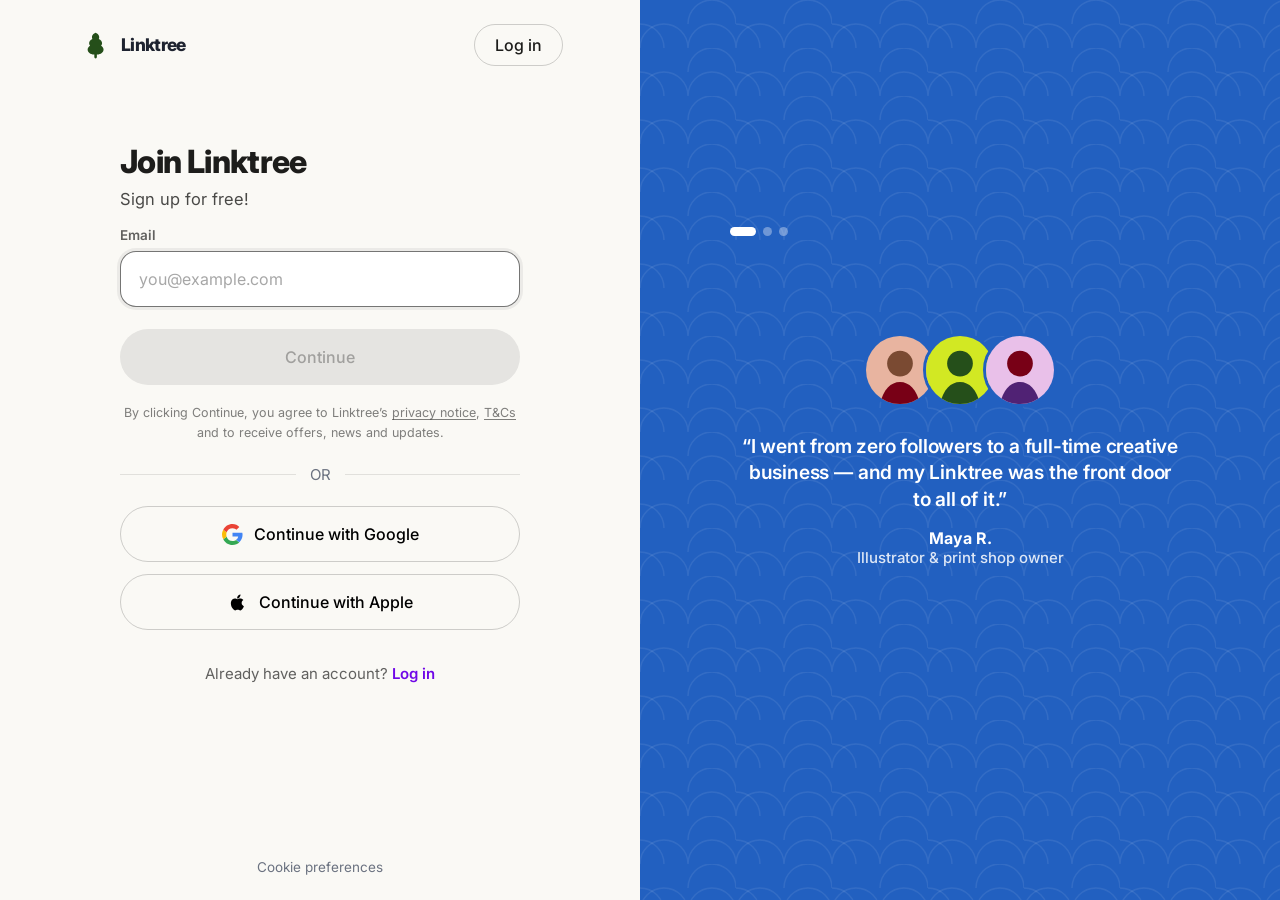
<file: register.html>
<!DOCTYPE html>
<html lang="en">
<head>
<meta charset="UTF-8">
<meta name="viewport" content="width=device-width, initial-scale=1.0">
<title>Log In or Sign Up | Linktree</title>
<link rel="icon" href="data:image/svg+xml,%3Csvg xmlns='http://www.w3.org/2000/svg' viewBox='0 0 32 32'%3E%3Crect width='32' height='32' rx='8' fill='%23254F1A'/%3E%3Cpath fill='%23D2E823' d='M16 5.5c2.9 0 4.9 1.9 4.9 4.2 0 .6-.1 1.1-.4 1.6 1.9.8 3.1 2.3 3.1 4 0 .9-.3 1.7-.9 2.4 1.4.9 2.3 2.2 2.3 3.6 0 2.6-2.6 4.7-5.9 4.7h-.4v2a1.2 1.2 0 0 1-2.4 0v-2h-.4c-3.3 0-5.9-2.1-5.9-4.7 0-1.4.9-2.7 2.3-3.6-.6-.7-.9-1.5-.9-2.4 0-1.7 1.2-3.2 3.1-4-.3-.5-.4-1-.4-1.6 0-2.3 2-4.2 4.9-4.2Z'/%3E%3C/svg%3E">
<link rel="preconnect" href="https://fonts.googleapis.com">
<link rel="preconnect" href="https://fonts.gstatic.com" crossorigin>
<link href="https://fonts.googleapis.com/css2?family=Inter:wght@400;500;600;700;800&display=swap" rel="stylesheet">
<link rel="stylesheet" href="auth.css">
</head>
<body>

<main class="auth-layout">

  <!-- ============ form pane ============ -->
  <section class="auth-pane">
    <div class="auth-topbar">
      <a class="brand" href="index.html" aria-label="Back to Linktree home">
        <svg class="logo-mark" viewBox="0 0 32 32" aria-hidden="true"><path fill="#254F1A" d="M16 4.5c2.9 0 4.9 1.9 4.9 4.2 0 .6-.1 1.1-.4 1.6 1.9.8 3.1 2.3 3.1 4 0 .9-.3 1.7-.9 2.4 1.4.9 2.3 2.2 2.3 3.6 0 2.6-2.6 4.7-5.9 4.7h-.4v2.4a1.2 1.2 0 0 1-2.4 0v-2.4h-.4c-3.3 0-5.9-2.1-5.9-4.7 0-1.4.9-2.7 2.3-3.6-.6-.7-.9-1.5-.9-2.4 0-1.7 1.2-3.2 3.1-4-.3-.5-.4-1-.4-1.6 0-2.3 2-4.2 4.9-4.2Z"/></svg>
        <svg class="logo-word" viewBox="0 0 118 24" aria-hidden="true"><text x="0" y="19" font-family="Inter, sans-serif" font-size="21" font-weight="800" letter-spacing="-0.8" fill="#1E2330">Linktree</text></svg>
      </a>
      <a class="btn-social" style="width:auto;height:42px;padding:0 20px;border-radius:999px" href="login.html">Log in</a>
    </div>

    <div class="auth-card">

      <!-- step 1: email -->
      <div class="auth-step" data-step="1">
        <h1>Join Linktree</h1>
        <p class="auth-sub">Sign up for free!</p>

        <form id="regEmailForm" novalidate>
          <div class="field">
            <label class="field-label" for="regEmail">Email</label>
            <div class="input-wrap" id="regEmailWrap">
              <input id="regEmail" name="email" type="email" autocomplete="email" placeholder="you@example.com" autofocus>
            </div>
            <p class="field-error" id="regEmailError">Please enter a valid email address.</p>
          </div>

          <button class="btn-primary" id="regEmailBtn" type="submit" disabled>Continue</button>
        </form>

        <p class="legal-note">By clicking Continue, you agree to Linktree’s <a href="#">privacy notice</a>, <a href="#">T&amp;Cs</a> and to receive offers, news and updates.</p>

        <div class="auth-divider">OR</div>

        <button class="btn-social" type="button" data-social="Google">
          <svg viewBox="0 0 24 24" aria-hidden="true"><path fill="#4285F4" d="M23.5 12.3c0-.9-.1-1.5-.3-2.2H12v4.1h6.5c-.1 1.1-.8 2.7-2.4 3.8l3.6 2.8c2.2-2 3.8-5 3.8-8.5Z"/><path fill="#34A853" d="M12 24c3.2 0 5.9-1.1 7.7-2.9l-3.6-2.8c-1 .7-2.3 1.2-4.1 1.2-3.1 0-5.8-2.1-6.7-5l-3.8 2.9C3.3 21.3 7.3 24 12 24Z"/><path fill="#FBBC05" d="M5.3 14.5c-.2-.7-.4-1.5-.4-2.5s.2-1.7.4-2.5L1.5 6.6C.6 8.2 0 10 0 12s.5 3.8 1.5 5.4l3.8-2.9Z"/><path fill="#EA4335" d="M12 4.8c2.2 0 3.7.9 4.5 1.7l3.3-3.2C17.9 1.5 15.2 0 12 0 7.3 0 3.3 2.7 1.5 6.6l3.8 2.9c.9-2.9 3.6-4.7 6.7-4.7Z"/></svg>
          Continue with Google
        </button>
        <button class="btn-social" type="button" data-social="Apple">
          <svg viewBox="0 0 24 24" fill="#000" aria-hidden="true"><path d="M16.7 12.7c0-2.3 1.9-3.4 2-3.5-1.1-1.6-2.8-1.8-3.4-1.8-1.4-.1-2.7.8-3.4.8-.7 0-1.8-.8-3-.8-1.5 0-2.9.9-3.7 2.3-1.6 2.7-.4 6.8 1.1 9 .8 1.1 1.7 2.3 2.9 2.3 1.2 0 1.6-.7 3-.7 1.4 0 1.8.7 3 .7 1.2 0 2-1.1 2.8-2.2.9-1.3 1.3-2.5 1.3-2.6-.1 0-2.6-1-2.6-3.5ZM14.4 5.9c.6-.8 1.1-1.9 1-3-1 0-2.1.7-2.8 1.5-.6.7-1.1 1.8-1 2.9 1.1.1 2.2-.6 2.8-1.4Z"/></svg>
          Continue with Apple
        </button>

        <p class="auth-swap">Already have an account? <a href="login.html">Log in</a></p>
      </div>

      <!-- step 2: password + username -->
      <div class="auth-step" data-step="2" hidden>
        <a class="auth-back" href="#" data-back>
          <svg viewBox="0 0 16 16" fill="none" stroke="currentColor" stroke-width="1.8" stroke-linecap="round" stroke-linejoin="round"><path d="M9.5 3.5 5 8l4.5 4.5"/></svg>
          Back
        </a>
        <div class="step-dots" aria-hidden="true"><span class="on"></span><span></span></div>
        <h1>Create your account</h1>
        <p class="auth-sub" id="regEmailEcho">Add a password and pick your unique link.</p>

        <form id="regPassForm" novalidate>
          <div class="field">
            <label class="field-label" for="regPass">Password</label>
            <div class="input-wrap" id="regPassWrap">
              <input id="regPass" type="password" autocomplete="new-password" placeholder="At least 8 characters">
              <button class="eye-btn" type="button" data-eye="regPass" aria-label="Show password">
                <svg viewBox="0 0 24 24" fill="none" stroke="currentColor" stroke-width="1.8" stroke-linecap="round"><path d="M2.5 12S6 5.5 12 5.5 21.5 12 21.5 12 18 18.5 12 18.5 2.5 12 2.5 12Z"/><circle cx="12" cy="12" r="3"/></svg>
              </button>
            </div>
            <div class="pw-meter" id="pwMeter" aria-hidden="true"><i></i><i></i><i></i><i></i></div>
            <p class="pw-meter-label" id="pwMeterLabel">Use 8+ characters with a mix of letters and numbers.</p>
            <p class="field-error" id="regPassError">Password must be at least 8 characters.</p>
          </div>

          <div class="field">
            <label class="field-label" for="regUser">Claim your Linktree</label>
            <div class="input-wrap" id="regUserWrap">
              <span class="input-prefix">linktr.ee/</span>
              <input id="regUser" type="text" autocomplete="username" placeholder="yourname" spellcheck="false">
            </div>
            <p class="field-hint" id="regUserHint">Your personal link — make it short and memorable.</p>
            <p class="field-error" id="regUserError">Only letters, numbers, underscores and hyphens.</p>
          </div>

          <button class="btn-primary" id="regFinishBtn" type="submit" disabled>Create my Linktree</button>
        </form>
      </div>

      <!-- step 3: success -->
      <div class="auth-step" data-step="3" hidden>
        <div class="auth-success">
          <div class="success-badge">
            <svg viewBox="0 0 24 24" fill="none" stroke="#254F1A" stroke-width="2.4" stroke-linecap="round" stroke-linejoin="round"><path d="M4 12.5l5 5L20 6.5"/></svg>
          </div>
          <h2 id="successTitle">Your Linktree is live!</h2>
          <p id="successEcho">This is a front-end demo — but your claim flow worked end to end.</p>
          <div class="success-phone">
            <svg viewBox="0 0 210 300" role="img" aria-label="Your new Linktree profile">
              <rect width="210" height="300" fill="#E8EFD6"/>
              <circle cx="105" cy="66" r="30" fill="#254F1A"/>
              <text x="105" y="76" text-anchor="middle" font-family="Inter,sans-serif" font-size="24" font-weight="800" fill="#D2E823" id="phoneInitial">Y</text>
              <text x="105" y="118" text-anchor="middle" font-family="Inter,sans-serif" font-size="15" font-weight="700" fill="#1E2330" id="phoneName">yourname</text>
              <rect x="30" y="136" width="150" height="26" rx="13" fill="#254F1A"/>
              <rect x="42" y="146" width="70" height="6" rx="3" fill="#D2E823" opacity=".7"/>
              <rect x="30" y="170" width="150" height="26" rx="13" fill="#fff"/>
              <rect x="42" y="180" width="88" height="6" rx="3" fill="#254F1A" opacity=".4"/>
              <rect x="30" y="204" width="150" height="26" rx="13" fill="#E9C0E9"/>
              <rect x="42" y="214" width="60" height="6" rx="3" fill="#780016" opacity=".5"/>
              <rect x="30" y="248" width="150" height="26" rx="13" fill="#D2E823"/>
              <rect x="42" y="258" width="80" height="6" rx="3" fill="#254F1A" opacity=".5"/>
            </svg>
          </div>
          <a class="btn-primary" style="display:inline-flex;align-items:center;justify-content:center;width:auto;padding:0 32px" href="index.html">Back to home</a>
        </div>
      </div>

    </div>

    <div class="auth-footer">
      <a href="#" data-cookie-preferences>Cookie preferences</a>
    </div>
  </section>

  <!-- ============ promo pane ============ -->
  <aside class="promo-pane" aria-hidden="true">
    <div class="promo-inner" id="promoRotator">

      <div class="promo-quote-card on">
        <div class="promo-avatars">
          <span><svg viewBox="0 0 74 74"><rect width="74" height="74" fill="#E8B4A0"/><circle cx="37" cy="30" r="14" fill="#7A4A32"/><path d="M15 74c4-16 12-24 22-24s18 8 22 24Z" fill="#780016"/></svg></span>
          <span><svg viewBox="0 0 74 74"><rect width="74" height="74" fill="#D2E823"/><circle cx="37" cy="30" r="14" fill="#254F1A"/><path d="M15 74c4-16 12-24 22-24s18 8 22 24Z" fill="#254F1A"/></svg></span>
          <span><svg viewBox="0 0 74 74"><rect width="74" height="74" fill="#E9C0E9"/><circle cx="37" cy="30" r="14" fill="#780016"/><path d="M15 74c4-16 12-24 22-24s18 8 22 24Z" fill="#502274"/></svg></span>
        </div>
        <p class="promo-quote">“I went from zero followers to a full-time creative business — and my Linktree was the front door to all of it.”</p>
        <p class="promo-who"><strong>Maya R.</strong>Illustrator &amp; print shop owner</p>
      </div>

      <div class="promo-quote-card">
        <div class="promo-avatars">
          <span><svg viewBox="0 0 74 74"><rect width="74" height="74" fill="#43E660"/><circle cx="37" cy="30" r="14" fill="#0F3D18"/><path d="M15 74c4-16 12-24 22-24s18 8 22 24Z" fill="#0F3D18"/></svg></span>
          <span><svg viewBox="0 0 74 74"><rect width="74" height="74" fill="#FF8A3D"/><circle cx="37" cy="30" r="14" fill="#7A3A18"/><path d="M15 74c4-16 12-24 22-24s18 8 22 24Z" fill="#1E2330"/></svg></span>
          <span><svg viewBox="0 0 74 74"><rect width="74" height="74" fill="#2665D6"/><circle cx="37" cy="30" r="14" fill="#10306B"/><path d="M15 74c4-16 12-24 22-24s18 8 22 24Z" fill="#10306B"/></svg></span>
        </div>
        <p class="promo-quote">“Every gig, single and merch drop lives on one link. My band’s Linktree is basically our home page now.”</p>
        <p class="promo-who"><strong>The Night Owls</strong>Indie band, 320K monthly listeners</p>
      </div>

      <div class="promo-quote-card">
        <div class="promo-avatars">
          <span><svg viewBox="0 0 74 74"><rect width="74" height="74" fill="#F3F3F1"/><circle cx="37" cy="30" r="14" fill="#1E2330"/><path d="M15 74c4-16 12-24 22-24s18 8 22 24Z" fill="#254F1A"/></svg></span>
          <span><svg viewBox="0 0 74 74"><rect width="74" height="74" fill="#780016"/><circle cx="37" cy="30" r="14" fill="#E9C0E9"/><path d="M15 74c4-16 12-24 22-24s18 8 22 24Z" fill="#E9C0E9"/></svg></span>
          <span><svg viewBox="0 0 74 74"><rect width="74" height="74" fill="#502274"/><circle cx="37" cy="30" r="14" fill="#D2E823"/><path d="M15 74c4-16 12-24 22-24s18 8 22 24Z" fill="#D2E823"/></svg></span>
        </div>
        <p class="promo-quote">“70M+ people already trust Linktree for their link in bio. Your corner of the internet is one link away.”</p>
        <p class="promo-who"><strong>Linktree</strong>Everything you are, in one simple link</p>
      </div>

      <div class="promo-dots" id="promoDots"></div>
    </div>
  </aside>

</main>

<script src="auth.js"></script>
</body>
</html>
</file>
<file: styles.css>
/* ============================================================
   Linktree homepage clone — styles
   Palette + scale extracted from linktr.ee (Oct 2026)
   ============================================================ */

:root {
  --lime: #D2E823;
  --forest: #254F1A;
  --blue: #2665D6;
  --maroon: #780016;
  --pale-green: #E8EFD6;
  --paper: #F3F3F1;
  --ink: #1E2330;
  --pink: #E9C0E9;
  --purple: #502274;
  --green: #43E660;
  --orange: #FF8A3D;
  --gray-text: #5A6070;
  --font: "Inter", "Linksans Fallback", ui-sans-serif, system-ui, -apple-system, "Segoe UI", sans-serif;
  --serif-accent: Georgia, "Times New Roman", serif;
  --ease: cubic-bezier(0.22, 1, 0.36, 1);
  --shadow-panel: 0 24px 70px rgba(30, 35, 48, 0.16);
}

* { box-sizing: border-box; margin: 0; padding: 0; }

html { scroll-behavior: smooth; }

body {
  font-family: var(--font);
  color: var(--ink);
  background: #fff;
  font-size: clamp(16px, 0.35vw + 15.2px, 18.2px);
  line-height: 1.5;
  -webkit-font-smoothing: antialiased;
  overflow-x: hidden;
}

img, svg { display: block; max-width: 100%; }
a { color: inherit; text-decoration: none; }
ul { list-style: none; }
button { font: inherit; color: inherit; background: none; border: 0; cursor: pointer; }

::selection { background: var(--lime); color: var(--forest); }

.skip-link {
  position: absolute; left: -9999px; top: 0; z-index: 999;
  background: var(--forest); color: #fff; padding: 10px 18px; border-radius: 8px;
}
.skip-link:focus { left: 12px; top: 12px; }

/* ---------- layout ---------- */

.container { width: min(90vw, 1504px); margin-inline: auto; }

.two-col {
  display: grid;
  grid-template-columns: 1fr 1fr;
  gap: clamp(40px, 4.4vw, 64px);
  align-items: center;
}

.section-pad { padding: clamp(72px, 8vw, 128px) 0; }

/* ---------- typography ---------- */

h1 {
  font-size: clamp(37px, 4.05vw + 21.7px, 80px);
  line-height: 1.06;
  letter-spacing: -0.02em;
  font-weight: 800;
}

h2 {
  font-size: clamp(33px, 2.17vw + 24.7px, 56px);
  line-height: 1.06;
  letter-spacing: -0.02em;
  font-weight: 700;
}

.h3-card {
  font-size: clamp(21px, 1vw + 15px, 28px);
  line-height: 1.3;
  font-weight: 500;
  letter-spacing: -0.01em;
}

.serif-accent { font-family: var(--serif-accent); font-style: italic; font-weight: 600; letter-spacing: 0; }

.section-lead { max-width: 60ch; margin-top: 24px; }
.section-lead-lg { font-size: clamp(16px, 0.5vw + 14.5px, 18.2px); }

/* ---------- buttons ---------- */

.btn {
  display: inline-flex; align-items: center; justify-content: center; gap: 10px;
  height: 60px; padding: 0 36px;
  border-radius: 999px;
  font-size: 16px; font-weight: 500;
  white-space: nowrap;
  transition: transform 0.15s var(--ease), filter 0.15s var(--ease), background-color 0.15s;
}
.btn:hover { transform: translateY(-1px); filter: brightness(1.05); }
.btn:active { transform: scale(0.97); }

.btn-forest { background: var(--forest); color: var(--paper); }
.btn-lime   { background: var(--lime); color: var(--ink); }
.btn-pink   { background: var(--pink); color: var(--ink); }
.btn-ink    { background: var(--ink); color: #fff; }

.btn-block-right { margin-top: 40px; }

.arrow-right { width: 18px; height: 18px; flex: none; }

/* ============================================================
   Promo banner
   ============================================================ */

.promo-banner {
  position: relative;
  background: var(--maroon);
  color: #fff;
  height: 64px;
  display: flex; align-items: center; justify-content: center;
  font-size: 15px; font-weight: 500;
  text-align: center;
  padding: 0 56px;
}
.promo-banner a { text-decoration: underline; text-underline-offset: 3px; margin-left: 6px; white-space: nowrap; }
.promo-banner .banner-close {
  position: absolute; right: 18px; top: 50%; transform: translateY(-50%);
  width: 32px; height: 32px; border-radius: 50%;
  display: grid; place-items: center;
  opacity: 0.75; transition: opacity 0.15s, background-color 0.15s;
}
.promo-banner .banner-close:hover { opacity: 1; background: rgba(255,255,255,0.14); }
.promo-banner.hidden { display: none; }

/* ============================================================
   Header / nav
   ============================================================ */

.site-header {
  position: absolute;
  top: 64px; left: 0; right: 0;
  z-index: 100;
  padding: 26px 0;
}

.nav-pill {
  position: relative;
  width: min(90vw, 1504px);
  margin-inline: auto;
  background: #fff;
  border: 0.8px solid rgba(0, 0, 0, 0.08);
  border-radius: 999px;
  padding: 13px 13px 13px 44px;
  display: flex; align-items: center; gap: 4px;
}

.brand { display: inline-flex; align-items: center; gap: 10px; margin-right: 20px; flex: none; }
.brand .logo-mark { width: 34px; height: 34px; }
.brand .logo-word { height: 20px; width: auto; }

.nav-menus { display: flex; align-items: stretch; gap: 2px; flex: 1; }

.nav-item { position: static; }

.nav-trigger {
  display: inline-flex; align-items: center; gap: 6px;
  height: 58px; padding: 0 22px;
  border-radius: 16px;
  font-size: 16px; font-weight: 500;
  transition: background-color 0.15s;
}
.nav-trigger:hover, .nav-item.open .nav-trigger { background: rgba(30,35,48,0.06); }
.nav-trigger .chev { width: 12px; height: 12px; transition: transform 0.2s var(--ease); opacity: 0.6; }
.nav-item.open .chev { transform: rotate(180deg); }

.nav-plain {
  display: inline-flex; align-items: center;
  height: 58px; padding: 0 22px; border-radius: 16px;
  font-size: 16px; font-weight: 500;
}
.nav-plain:hover { background: rgba(30,35,48,0.06); }

.nav-actions { display: flex; align-items: center; gap: 8px; margin-left: auto; flex: none; }
.nav-login { padding: 0 26px; height: 52px; display: inline-flex; align-items: center; border-radius: 999px; font-size: 16px; font-weight: 500; }
.nav-login:hover { background: rgba(30,35,48,0.06); }
.nav-signup { height: 52px; padding: 0 26px; }

.menu-toggle { display: none; }

/* ---------- mega menu ---------- */

.mega {
  position: absolute;
  top: calc(100% + 6px);
  left: 50%;
  transform: translate(-50%, 10px);
  width: min(88vw, 1100px);
  background: #fff;
  border-radius: 28px;
  box-shadow: var(--shadow-panel);
  padding: 36px;
  opacity: 0; visibility: hidden; pointer-events: none;
  transition: opacity 0.18s var(--ease), transform 0.18s var(--ease), visibility 0.18s;
  display: grid;
  gap: 40px;
}
.nav-item.open .mega { opacity: 1; visibility: visible; pointer-events: auto; transform: translate(-50%, 0); }

.mega-col-title {
  font-size: 13px; font-weight: 600; letter-spacing: 0.06em; text-transform: uppercase;
  color: #8A8F9C;
  margin-bottom: 14px;
}
.mega-list li a, .mega-list li button {
  display: flex; align-items: center; gap: 10px;
  padding: 9px 12px; margin-left: -12px;
  border-radius: 12px;
  font-size: 15.5px; font-weight: 500;
  transition: background-color 0.12s;
}
.mega-list li a:hover { background: rgba(30,35,48,0.05); }

.mega-cards { display: grid; gap: 6px; }
.mega-card {
  display: flex; gap: 14px; align-items: flex-start;
  padding: 14px; border-radius: 20px;
  transition: background-color 0.12s;
}
.mega-card:hover { background: rgba(30,35,48,0.05); }
.mega-card .mc-icon {
  width: 42px; height: 42px; border-radius: 14px; flex: none;
  display: grid; place-items: center;
}
.mega-card .mc-icon svg { width: 22px; height: 22px; }
.mega-card strong { display: block; font-size: 15.5px; font-weight: 600; }
.mega-card span { display: block; font-size: 13.5px; color: var(--gray-text); line-height: 1.45; margin-top: 2px; }

.mega .see-all {
  display: inline-flex; align-items: center; gap: 6px;
  margin-top: 14px; font-size: 15px; font-weight: 600; color: var(--forest);
}
.mega .see-all:hover { text-decoration: underline; text-underline-offset: 3px; }

.mega-split-2 { grid-template-columns: 0.9fr 1.1fr; }
.mega-split-features { grid-template-columns: 1.2fr 0.8fr; }

.mega-badges { display: flex; gap: 12px; margin-top: 18px; }

/* ============================================================
   Hero
   ============================================================ */

.hero {
  position: relative;
  background: var(--lime);
  padding-top: clamp(56px, 12vw, 264px);
  padding-bottom: clamp(56px, 6vw, 96px);
  overflow: hidden;
}

.hero .two-col { align-items: start; }

.hero-copy { display: flex; flex-direction: column; align-items: flex-start; }
.hero-copy h1 { color: var(--forest); max-width: 616px; }
.hero-copy .section-lead { color: var(--forest); }
.hero-claim {
  margin-top: 40px;
  display: flex; align-items: stretch;
  width: 100%; max-width: 616px;
  border-radius: 999px;
  box-shadow: 0 14px 34px rgba(37, 79, 26, 0.18);
  transition: box-shadow 0.15s;
}
.hero-claim:focus-within {
  box-shadow: 0 14px 34px rgba(37, 79, 26, 0.18), 0 0 0 3px rgba(37, 79, 26, 0.22);
}
.hero-claim .input-wrap-claim {
  display: flex; align-items: center;
  background: #fff;
  border-radius: 999px 0 0 999px;
  height: 64px;
  padding: 0 26px 0 28px;
  flex: 1; min-width: 0;
}
.hero-claim .input-prefix { color: rgba(30,35,48,0.45); font-size: 16px; margin-right: 2px; flex: none; }
.hero-claim input {
  border: 0; outline: none; background: none;
  font: inherit; font-size: 16px; color: var(--ink);
  width: 100%; min-width: 0;
}
.hero-claim input::placeholder { color: rgba(30,35,48,0.35); }
.hero-claim .btn { flex: none; height: 64px; border-radius: 0 999px 999px 0; }

.hero-feedback {
  width: 100%;
  margin-top: 10px;
  font-size: 14.5px; font-weight: 600;
  color: var(--forest);
  min-height: 20px;
  opacity: 0; transform: translateY(4px);
  transition: opacity 0.25s var(--ease), transform 0.25s var(--ease);
}
.hero-feedback.show { opacity: 1; transform: none; }

/* vertical phone-card marquee */
.hero-strip {
  position: relative;
  height: clamp(340px, 52vw, 744px);
  overflow: hidden;
  -webkit-mask-image: linear-gradient(to bottom, transparent, #000 9%, #000 91%, transparent);
  mask-image: linear-gradient(to bottom, transparent, #000 9%, #000 91%, transparent);
}
.hero-track {
  display: flex; flex-direction: column; gap: 40px;
  cursor: grab; will-change: transform;
}
.hero-track.dragging { cursor: grabbing; }
.hero-card { width: 100%; aspect-ratio: 1 / 1; border-radius: 28px; overflow: hidden; flex: none; }
.hero-card svg { width: 100%; height: 100%; }

@keyframes marquee-y {
  from { transform: translateY(0); }
  to   { transform: translateY(calc(-100% - 40px)); }
}

/* ============================================================
   Section: create & customize (blue)
   ============================================================ */

.s-blue { background: var(--blue); }
.s-blue h2 { color: var(--lime); }
.s-blue p { color: #fff; }

.tilt-wrap { position: relative; }
.tilt-main { transform: rotate(-3deg); border-radius: 28px; overflow: hidden; box-shadow: 0 40px 80px rgba(0,0,0,0.18); }

/* ============================================================
   Section: share anywhere (maroon)
   ============================================================ */

.s-maroon { background: var(--maroon); position: relative; overflow: hidden; }
.s-maroon h2 { color: var(--pink); }
.s-maroon p { color: #fff; }
.s-maroon::before {
  content: "";
  position: absolute; inset: 0;
  background-image: url("data:image/svg+xml,%3Csvg xmlns='http://www.w3.org/2000/svg' width='96' height='48' viewBox='0 0 96 48'%3E%3Cg fill='none' stroke='%23ffffff' stroke-opacity='0.07' stroke-width='1.4'%3E%3Cpath d='M0 48a24 24 0 0 1 48 0 24 24 0 0 1 48 0'/%3E%3Cpath d='M-24 48a24 24 0 0 1 48 0' /%3E%3Cpath d='M48 24a24 24 0 0 1 24-24 24 24 0 0 1 24 24' /%3E%3C/g%3E%3C/svg%3E");
  background-size: 96px 48px;
  pointer-events: none;
}

.platform-list { margin-top: 28px; display: grid; grid-template-columns: repeat(2, minmax(0, 1fr)); gap: 4px 32px; }
.platform-list a {
  display: inline-flex; align-items: center; justify-content: space-between; gap: 12px;
  padding: 10px 4px; font-size: 17px; font-weight: 500; color: #fff;
  border-bottom: 1px solid rgba(255,255,255,0.14);
  transition: color 0.15s;
}
.platform-list a:hover { color: var(--lime); }
.platform-list .arrow-right { color: var(--green); }

.qr-panel { position: relative; display: grid; place-items: center; }
.qr-card {
  width: min(100%, 560px);
  background: #fff;
  border-radius: 32px;
  padding: clamp(20px, 3vw, 40px);
  display: grid; place-items: center;
  box-shadow: 0 40px 80px rgba(0, 0, 0, 0.2);
}
.qr-card canvas { width: 100%; max-width: 440px; aspect-ratio: 1/1; border-radius: 12px; }

/* ============================================================
   Section: analyze (pale green)
   ============================================================ */

.s-analyze { background: var(--pale-green); }
.s-analyze h2 { color: var(--ink); }
.s-analyze p { color: var(--ink); }
.s-analyze .tilt-main { transform: rotate(2.5deg); }

/* ============================================================
   Section: trusted by (marquee cards)
   ============================================================ */

.s-trusted { background: var(--paper); position: relative; overflow: hidden; padding: clamp(72px, 8vw, 120px) 0 clamp(88px, 9vw, 140px); }
.s-trusted .head-wrap { position: relative; text-align: center; max-width: 900px; margin: 0 auto clamp(48px, 5vw, 72px); z-index: 2; }
.s-trusted h2 .serif-accent { display: block; font-size: 1.06em; }

.trusted-marquee { overflow: hidden; -webkit-mask-image: linear-gradient(to right, transparent, #000 7%, #000 93%, transparent); mask-image: linear-gradient(to right, transparent, #000 7%, #000 93%, transparent); }
.trusted-track { display: flex; gap: 16px; width: max-content; padding-block: 24px; cursor: grab; will-change: transform; }
.trusted-track.dragging { cursor: grabbing; }

@keyframes marquee-x {
  from { transform: translateX(0); }
  to   { transform: translateX(calc(-100% - 16px)); }
}

@keyframes marquee-x-hero {
  from { transform: translateX(0); }
  to   { transform: translateX(calc(-100% - 24px)); }
}

.creator-card {
  width: 316px; flex: none;
  background: #fff;
  border-radius: 20px;
  overflow: hidden;
  box-shadow: 0 6px 24px rgba(30,35,48,0.07);
  transition: transform 0.25s var(--ease), box-shadow 0.25s var(--ease);
}
.trusted-track:not(.dragging) .creator-card:hover {
  transform: translateY(-6px) rotate(-1deg);
  box-shadow: 0 16px 36px rgba(30,35,48,0.14);
}
.creator-card .cc-photo { height: 328px; position: relative; overflow: hidden; }
.creator-card .cc-photo svg { width: 100%; height: 100%; }
.creator-card.wide { width: 501px; }
.creator-card.wide .cc-photo svg { preserveAspectRatio: "xMidYMid slice"; }
.creator-card .cc-handle {
  height: 64px;
  display: flex; align-items: center; justify-content: center; gap: 8px;
  font-size: 14.5px; font-weight: 600; color: var(--ink);
}
.creator-card .cc-handle svg { width: 15px; height: 15px; }

.deco-mark { position: absolute; opacity: 0.5; z-index: 1; }

/* ============================================================
   Section: product cards
   ============================================================ */

.s-cards { background: var(--paper); }
.cards-grid { display: grid; grid-template-columns: 1fr 1fr; gap: 16px; }
.cards-col { display: grid; gap: 16px; align-content: start; }

.product-card {
  border-radius: 32px;
  padding: clamp(28px, 3vw, 48px) clamp(24px, 2.6vw, 40px);
  display: flex; flex-direction: column;
  transition: transform 0.25s var(--ease), box-shadow 0.25s var(--ease);
}
.product-card:hover { transform: translateY(-4px); box-shadow: 0 24px 48px rgba(30,35,48,0.14); }
.product-card .h3-card { margin-top: auto; padding-top: 20px; }

.pc-pink { background: var(--pink); color: var(--ink); }
.pc-ink  { background: var(--ink); color: #fff; }
.pc-ink .pc-arrow { color: var(--lime); }

.pc-arrow { display: inline-flex; margin-bottom: 18px; color: var(--ink); }
.pc-arrow svg { width: 26px; height: 26px; }

/* ============================================================
   Section: plans + press
   ============================================================ */

.s-plans { background: var(--paper); text-align: center; }
.s-plans h2 { max-width: 820px; margin-inline: auto; }
.s-plans .btn { margin-top: 36px; }

.s-press { background: var(--paper); text-align: center; padding-bottom: clamp(88px, 9vw, 128px); }
.press-row { display: flex; align-items: center; justify-content: center; gap: clamp(28px, 4.5vw, 64px); flex-wrap: wrap; margin-top: 40px; color: #9AA0AB; }
.press-row span { font-weight: 700; font-size: 21px; letter-spacing: -0.01em; }
.press-row .p-techcrunch { font-weight: 400; font-size: 23px; }
.press-row .p-insider { text-transform: uppercase; font-size: 18px; letter-spacing: 0.14em; }
.press-row .p-forbes { font-family: var(--serif-accent); font-style: normal; font-size: 24px; }
.press-row .p-mashable { text-transform: lowercase; font-size: 22px; letter-spacing: -0.02em; }
.press-row .p-fortune { font-family: var(--serif-accent); font-style: normal; font-size: 23px; letter-spacing: 0.02em; }

/* ============================================================
   Section: testimonials
   ============================================================ */

.s-testimonials { background: var(--paper); overflow: hidden; }

.testi-viewport {
  display: flex; gap: 0;
  overflow-x: auto;
  scroll-snap-type: x mandatory;
  scrollbar-width: none;
  padding-block: 8px;
}
.testi-viewport::-webkit-scrollbar { display: none; }

.testi-slide {
  flex: none;
  width: 100%;
  scroll-snap-align: center;
  display: flex; flex-direction: column; align-items: center; text-align: center;
  padding: 8px 24px 24px;
}
.testi-art { width: min(830px, 92vw); }
.testi-quote {
  margin-top: 28px;
  max-width: 880px;
  font-size: clamp(22px, 1.6vw + 16px, 40px);
  line-height: 1.22; font-weight: 700; letter-spacing: -0.015em;
}
.testi-who { margin-top: 22px; }
.testi-who strong { display: block; font-size: 19px; font-weight: 700; }
.testi-who span { display: block; font-size: 16px; color: var(--gray-text); margin-top: 2px; }

.testi-controls { display: flex; align-items: center; justify-content: center; gap: 18px; margin-top: 36px; }
.testi-dots { display: flex; gap: 10px; }
.testi-arrow {
  width: 52px; height: 52px; border-radius: 999px;
  border: 1.5px solid rgba(30,35,48,0.25);
  display: grid; place-items: center;
  color: var(--ink);
  transition: background-color 0.15s, transform 0.15s;
}
.testi-arrow:hover { background: rgba(30,35,48,0.07); }
.testi-arrow:active { transform: scale(0.92); }
.testi-arrow svg { width: 20px; height: 20px; }
.testi-viewport { cursor: grab; }
.testi-viewport.dragging { cursor: grabbing; scroll-snap-type: none; scroll-behavior: auto; }
.testi-dot {
  width: 10px; height: 10px; border-radius: 999px;
  background: rgba(30,35,48,0.18);
  transition: background-color 0.2s, width 0.2s;
}
.testi-dot.active { background: var(--ink); width: 26px; }

/* ============================================================
   Section: FAQ
   ============================================================ */

.s-faq { background: var(--maroon); }
.s-faq h2 { color: var(--pink); text-align: center; }

.faq-wrap { max-width: 1024px; margin: clamp(40px, 4vw, 64px) auto 0; display: grid; gap: 16px; }

.faq-item {
  background: rgba(0, 0, 0, 0.3);
  border: 1.6px solid rgba(0, 0, 0, 0.1);
  border-radius: 32px;
  overflow: hidden;
}
.faq-item summary {
  list-style: none;
  cursor: pointer;
  display: flex; align-items: center; justify-content: space-between; gap: 24px;
  padding: clamp(22px, 2.2vw, 32px) clamp(24px, 3.4vw, 40px);
  font-size: clamp(17px, 0.5vw + 15.5px, 20px);
  font-weight: 500;
  color: var(--pink);
  transition: color 0.15s;
}
.faq-item summary::-webkit-details-marker { display: none; }
.faq-item summary:hover { color: #fff; }
.faq-icon { flex: none; width: 22px; height: 22px; position: relative; }
.faq-icon::before, .faq-icon::after {
  content: ""; position: absolute; inset: 50% 0 auto 0; height: 2px; margin-top: -1px;
  background: currentColor; border-radius: 2px; transition: transform 0.25s var(--ease);
}
.faq-icon::after { transform: rotate(90deg); }
.faq-item[open] .faq-icon::after { transform: rotate(0deg); }

.faq-item.animating { transition: height 0.32s var(--ease); overflow: hidden; }

.faq-body {
  padding: 0 clamp(24px, 3.4vw, 40px) clamp(24px, 2.6vw, 32px);
  color: rgba(255, 255, 255, 0.88);
  font-size: 16.5px; line-height: 1.65;
  max-width: 72ch;
}
.faq-body a { color: var(--lime); text-decoration: underline; text-underline-offset: 3px; }

/* ============================================================
   Footer
   ============================================================ */

.site-footer { background: var(--purple); color: #fff; position: relative; overflow: hidden; }

.footer-cta { position: relative; text-align: center; padding: clamp(80px, 9vw, 140px) 0 clamp(56px, 6vw, 96px); }
.footer-cta h2 { color: var(--pink); max-width: 900px; margin-inline: auto; }

.claim-form {
  margin: 40px auto 0;
  display: flex; justify-content: center; gap: 12px; flex-wrap: wrap;
  position: relative; z-index: 2;
}
.claim-input {
  height: 64px;
  min-width: min(360px, 86vw);
  border-radius: 14px;
  border: 2px solid transparent;
  background: #fff;
  color: var(--ink);
  font: inherit; font-size: 16px;
  padding: 0 20px;
  outline: none;
  transition: border-color 0.15s;
}
.claim-input:focus { border-color: var(--lime); }
.claim-form .btn { height: 64px; }
.claim-form .btn:disabled { opacity: 0.75; cursor: wait; transform: none; }

.claim-feedback {
  margin-top: 18px;
  font-size: 15.5px; font-weight: 600;
  color: var(--lime);
  min-height: 24px;
  opacity: 0; transform: translateY(6px);
  transition: opacity 0.25s var(--ease), transform 0.25s var(--ease);
  position: relative; z-index: 2;
  padding: 0 20px;
}
.claim-feedback.show { opacity: 1; transform: none; }
.spin {
  display: inline-block; width: 15px; height: 15px;
  border: 2px solid rgba(30,35,48,0.25); border-top-color: currentColor;
  border-radius: 50%;
  animation: claim-spin 0.7s linear infinite;
  vertical-align: -2px; margin-right: 8px;
}
@keyframes claim-spin { to { transform: rotate(360deg); } }

.footer-cta .deco-figure { position: absolute; z-index: 1; pointer-events: none; }
.deco-figure-left { left: max(2vw, 8px); bottom: 0; width: clamp(120px, 15vw, 260px); }
.deco-figure-right { right: max(3vw, 16px); bottom: -10px; width: clamp(90px, 11vw, 190px); transform: rotate(-8deg); }

.footer-card {
  width: min(90vw, 1504px);
  margin: 0 auto;
  background: #fff;
  color: var(--ink);
  border-radius: 32px;
  padding: clamp(32px, 4vw, 56px) clamp(24px, 4vw, 56px);
  display: grid;
  grid-template-columns: repeat(4, 1fr);
  gap: 32px;
}
.footer-col h3 { font-size: 15px; font-weight: 700; margin-bottom: 14px; }
.footer-col li a {
  display: inline-block;
  font-size: 15px; color: #4A5060;
  padding: 5px 0;
  transition: color 0.12s;
}
.footer-col li a:hover { color: var(--ink); text-decoration: underline; text-underline-offset: 3px; }

.footer-bottom {
  width: min(90vw, 1504px);
  margin: clamp(40px, 4.5vw, 64px) auto 0;
  display: flex; align-items: center; justify-content: space-between; gap: 24px; flex-wrap: wrap;
  padding-bottom: 8px;
}
.footer-brand { display: inline-flex; align-items: center; gap: 10px; color: #fff; }
.footer-brand .logo-mark { width: 30px; height: 30px; }

.footer-socials { display: flex; gap: 6px; }
.footer-socials a {
  width: 42px; height: 42px; border-radius: 50%;
  display: grid; place-items: center;
  color: #fff; opacity: 0.85;
  transition: background-color 0.15s, opacity 0.15s;
}
.footer-socials a:hover { background: rgba(255,255,255,0.12); opacity: 1; }
.footer-socials svg { width: 20px; height: 20px; }

.lang-select {
  display: inline-flex; align-items: center; gap: 8px;
  color: #fff; font-size: 15px; font-weight: 500;
  border: 1px solid rgba(255,255,255,0.3);
  border-radius: 999px; padding: 10px 18px;
  transition: background-color 0.15s;
}
.lang-select:hover { background: rgba(255,255,255,0.1); }

.footer-links-row { display: flex; gap: 26px; align-items: center; }
.footer-links-row a { font-size: 15px; color: #fff; opacity: 0.85; }
.footer-links-row a:hover { opacity: 1; text-decoration: underline; text-underline-offset: 3px; }
.footer-links-row .btn { height: 46px; padding: 0 24px; background: var(--lime); color: var(--ink); }

.footer-badges { display: flex; justify-content: center; gap: 14px; margin-top: clamp(36px, 4vw, 56px); flex-wrap: wrap; }
.badge {
  display: inline-flex; align-items: center; gap: 10px;
  background: #000; color: #fff;
  border-radius: 12px; padding: 9px 16px;
  border: 1px solid rgba(255,255,255,0.25);
}
.badge svg { width: 20px; height: 20px; }
.badge small { display: block; font-size: 9px; letter-spacing: 0.06em; text-transform: uppercase; opacity: 0.75; }
.badge strong { display: block; font-size: 14px; font-weight: 600; letter-spacing: -0.01em; }

.acknowledgment {
  text-align: center;
  max-width: 860px;
  margin: clamp(36px, 4vw, 56px) auto 0;
  padding: 0 20px clamp(40px, 4vw, 56px);
  font-size: 13px; line-height: 1.7;
  color: rgba(255, 255, 255, 0.6);
}

/* ============================================================
   Reveal-on-scroll
   ============================================================ */

.reveal { opacity: 0; transform: translateY(26px); transition: opacity 0.6s var(--ease), transform 0.6s var(--ease); }
.reveal.in { opacity: 1; transform: none; }

/* ============================================================
   Responsive
   ============================================================ */

@media (max-width: 1023px) {
  .site-header {
    position: sticky; top: 0;
    background: transparent;
    padding: 12px 12px;
    margin-bottom: -89px; /* hero slides under the floating pill */
    transition: background-color 0.25s;
  }
  .site-header.scrolled { background: var(--lime); }
  .nav-pill {
    padding: 8px 10px 8px 16px; width: 100%; height: 65px;
    box-shadow: 0 10px 30px rgba(37, 79, 26, 0.16);
  }
  .brand { margin-right: auto; gap: 8px; }
  .brand .logo-mark { width: 30px; height: 30px; }
  .brand .logo-word { height: 18px; }
  .nav-menus { display: none; }
  .nav-actions { margin-left: 0; gap: 0; }
  .nav-login { display: inline-flex; height: 44px; padding: 0 10px; font-size: 15px; }
  .nav-signup { height: 44px; padding: 0 14px; font-size: 15px; }
  .nav-actions .btn { white-space: nowrap; }
  .menu-toggle {
    display: grid; place-items: center;
    width: 48px; height: 48px; border-radius: 999px;
    transition: background-color 0.15s;
  }
  .menu-toggle:hover { background: rgba(30,35,48,0.06); }
  .menu-toggle svg { width: 22px; height: 22px; }

  .hero { padding-top: 138px; }
  .two-col { grid-template-columns: 1fr; }
  .hero-copy { align-items: center; text-align: center; }
  .hero-claim {
    flex-direction: column; align-items: stretch; gap: 10px;
    max-width: 351px; margin-inline: auto;
    border-radius: 0; box-shadow: none;
  }
  .hero-claim .input-wrap-claim {
    border-radius: 14px; height: 60px; padding: 0 18px;
    box-shadow: 0 10px 26px rgba(37, 79, 26, 0.14);
  }
  .hero-claim .btn { border-radius: 999px; width: 100%; }
  .hero-feedback { text-align: center; }
  .hero-strip { height: 340px; -webkit-mask-image: linear-gradient(to right, transparent, #000 8%, #000 92%, transparent); mask-image: linear-gradient(to right, transparent, #000 8%, #000 92%, transparent); }
  .hero-track { flex-direction: row; gap: 24px; }
  .hero-card { width: 332px; height: 332px; }

  .s-blue .tilt-wrap, .s-analyze .tilt-wrap { order: 2; max-width: 616px; margin-inline: auto; }
  .s-maroon .two-col .text-col, .s-blue .two-col .text-col, .s-analyze .two-col .text-col { text-align: center; align-items: center; display: flex; flex-direction: column; }
  .platform-list { text-align: left; }

  .cards-grid { grid-template-columns: 1fr; }
  .footer-card { grid-template-columns: 1fr 1fr; }

  .deco-figure-left { display: none; }
}

.mobile-menu {
  position: fixed; inset: 0; z-index: 200;
  background: #fff;
  overflow-y: auto;
  padding: 24px;
  transform: translateX(100%);
  visibility: hidden;
  transition: transform 0.28s var(--ease), visibility 0.28s;
}
.mobile-menu.open { transform: translateX(0); visibility: visible; }
.mobile-menu .mm-head { display: flex; align-items: center; justify-content: space-between; margin-bottom: 24px; }
.mobile-menu .brand { margin: 0; }
.mm-close { width: 44px; height: 44px; border-radius: 50%; display: grid; place-items: center; background: rgba(30,35,48,0.06); }
.mm-accordion { border-bottom: 1px solid rgba(30,35,48,0.1); }
.mm-acc-btn .chev { width: 14px; height: 14px; flex: none; transition: transform 0.2s var(--ease); }
.mm-acc-btn.open .chev, .mm-accordion.mm-open .chev { transform: rotate(180deg); }
.mm-acc-btn {
  width: 100%; display: flex; justify-content: space-between; align-items: center;
  padding: 18px 0; font-size: 19px; font-weight: 600; text-align: left;
}
.mm-acc-panel { overflow: hidden; max-height: 0; transition: max-height 0.3s var(--ease); }
.mm-acc-panel.open { max-height: 900px; }
.mm-acc-panel ul { padding: 4px 0 18px; }
.mm-acc-panel a { display: block; padding: 9px 0; font-size: 16.5px; color: #3C4254; }
.mm-foot { display: grid; gap: 12px; margin-top: 28px; }
.mm-foot .btn { width: 100%; }

@media (max-width: 640px) {
  .footer-card { grid-template-columns: 1fr 1fr; gap: 24px 16px; padding: 28px 24px; }
  .footer-bottom { justify-content: center; text-align: center; }
  .creator-card { width: 232px; }
  .creator-card .cc-photo { height: 248px; }
  .creator-card.wide { width: 380px; }
  .platform-list { grid-template-columns: 1fr; }
  .claim-form { flex-direction: column; align-items: center; }
  .claim-form .btn { width: min(332px, 100%); }
  .badge { padding: 7px 12px; }
}

@media (prefers-reduced-motion: reduce) {
  .hero-track, .trusted-track, .testi-viewport { animation: none !important; scroll-behavior: auto !important; }
  .reveal { opacity: 1; transform: none; transition: none; }
  html { scroll-behavior: auto; }
}
</file>
<file: auth.css>
/* ============================================================
   Linktree clone — auth pages (login / register)
   Design extracted from linktr.ee/universal-login
   ============================================================ */

:root {
  --lime: #D2E823;
  --forest: #254F1A;
  --ink: #1E2330;
  --paper: #FAF9F5;
  --promo-blue: #2260C0;
  --purple-accent: #7008E7;
  --auth-gray: #6B7280;
  --auth-border: rgba(4, 4, 3, 0.12);
  --font: "Inter", "Link Sans Product", ui-sans-serif, system-ui, -apple-system, "Segoe UI", sans-serif;
  --ease: cubic-bezier(0.22, 1, 0.36, 1);
}

* { box-sizing: border-box; margin: 0; padding: 0; }

body {
  font-family: var(--font);
  color: rgba(4, 4, 3, 0.9);
  background: var(--paper);
  -webkit-font-smoothing: antialiased;
}

a { color: inherit; text-decoration: none; }
button { font: inherit; cursor: pointer; border: 0; background: none; }

.auth-layout {
  display: grid;
  grid-template-columns: minmax(0, 1fr) 640px;
  min-height: 100vh;
}

/* ---------------- left: form pane ---------------- */

.auth-pane {
  display: flex;
  flex-direction: column;
  padding: 24px clamp(24px, 6vw, 96px);
}

.auth-topbar {
  display: flex; align-items: center; justify-content: space-between;
  padding-bottom: 24px;
}
.brand { display: inline-flex; align-items: center; gap: 10px; }
.brand .logo-mark { width: 34px; height: 34px; }
.brand .logo-word { height: 20px; width: auto; }

.auth-card {
  width: 100%;
  max-width: 400px;
  margin: clamp(24px, 6vh, 72px) auto 0;
  flex: 1;
}

.auth-card h1 {
  font-size: 32px;
  font-weight: 800;
  letter-spacing: -0.02em;
  line-height: 1.1;
}

.auth-sub {
  margin-top: 10px;
  font-size: 16.5px;
  color: rgba(4, 4, 3, 0.72);
}

/* step 2 header */
.auth-back {
  display: inline-flex; align-items: center; gap: 8px;
  font-size: 15px; font-weight: 500; color: var(--auth-gray);
  margin-bottom: 18px;
  transition: color 0.15s;
}
.auth-back:hover { color: var(--ink); }
.auth-back svg { width: 16px; height: 16px; }

.step-dots { display: flex; gap: 6px; margin: 18px 0 26px; }
.step-dots span {
  height: 6px; width: 6px; border-radius: 999px;
  background: rgba(4, 4, 3, 0.15);
  transition: width 0.25s var(--ease), background-color 0.25s;
}
.step-dots span.on { width: 22px; background: var(--ink); }

/* fields */
.field {
  margin-top: 18px;
}
.field-label {
  display: block;
  font-size: 13.5px; font-weight: 600;
  color: rgba(4, 4, 3, 0.62);
  margin-bottom: 8px;
}

.input-wrap {
  display: flex; align-items: center; gap: 8px;
  background: #fff;
  border: 0.8px solid var(--auth-border);
  border-radius: 16px;
  height: 56px;
  padding: 0 18px;
  transition: border-color 0.15s, box-shadow 0.15s;
}
.input-wrap:focus-within {
  border-color: rgba(4, 4, 3, 0.55);
  box-shadow: 0 0 0 3px rgba(4, 4, 3, 0.06);
}
.input-wrap.invalid { border-color: #D93036; }
.input-wrap input {
  flex: 1; min-width: 0;
  border: 0; outline: none; background: none;
  font: inherit; font-size: 16px; color: rgba(4, 4, 3, 0.9);
  height: 100%;
}
.input-wrap input::placeholder { color: rgba(4, 4, 3, 0.35); }

.input-prefix { color: rgba(4, 4, 3, 0.45); font-size: 15.5px; flex: none; }

.eye-btn {
  flex: none; width: 34px; height: 34px; border-radius: 10px;
  display: grid; place-items: center;
  color: rgba(4, 4, 3, 0.45);
  transition: background-color 0.15s, color 0.15s;
}
.eye-btn:hover { background: rgba(4, 4, 3, 0.05); color: rgba(4, 4, 3, 0.8); }
.eye-btn svg { width: 19px; height: 19px; }

.field-error {
  display: none;
  margin-top: 7px;
  font-size: 13.5px; font-weight: 500;
  color: #D93036;
}
.field-error.show { display: block; }

.field-hint { margin-top: 7px; font-size: 13px; color: var(--auth-gray); }

/* password strength */
.pw-meter { display: flex; gap: 5px; margin-top: 9px; }
.pw-meter i {
  height: 5px; flex: 1; border-radius: 999px;
  background: rgba(4, 4, 3, 0.1);
  transition: background-color 0.2s;
}
.pw-meter.s1 i:nth-child(-n+1) { background: #D93036; }
.pw-meter.s2 i:nth-child(-n+2) { background: #F5A623; }
.pw-meter.s3 i:nth-child(-n+3) { background: #F5D023; }
.pw-meter.s4 i:nth-child(-n+4) { background: #2E9E4F; }
.pw-meter-label { margin-top: 6px; font-size: 12.5px; font-weight: 600; color: var(--auth-gray); }

/* primary button */
.btn-primary {
  width: 100%;
  height: 56px;
  border-radius: 999px;
  background: var(--ink);
  color: #fff;
  font-size: 16px; font-weight: 500;
  margin-top: 22px;
  transition: transform 0.15s var(--ease), filter 0.15s, background-color 0.2s;
}
.btn-primary:hover:not(:disabled) { transform: translateY(-1px); filter: brightness(1.08); }
.btn-primary:active:not(:disabled) { transform: scale(0.98); }
.btn-primary:disabled {
  background: #E5E4E1;
  color: rgba(4, 4, 3, 0.3);
  cursor: not-allowed;
}

/* divider */
.auth-divider {
  display: flex; align-items: center; gap: 14px;
  margin: 22px 0;
  color: var(--auth-gray);
  font-size: 15px;
}
.auth-divider::before, .auth-divider::after {
  content: ""; flex: 1; height: 1px; background: rgba(4, 4, 3, 0.1);
}

/* social buttons */
.btn-social {
  width: 100%;
  height: 56px;
  border-radius: 999px;
  border: 0.8px solid rgba(4, 4, 3, 0.18);
  display: flex; align-items: center; justify-content: center; gap: 11px;
  font-size: 16px; font-weight: 500;
  transition: background-color 0.15s, transform 0.15s;
}
.btn-social + .btn-social { margin-top: 12px; }
.btn-social:hover { background: rgba(4, 4, 3, 0.04); transform: translateY(-1px); }
.btn-social svg { width: 21px; height: 21px; }

.auth-help {
  margin-top: 22px;
  display: flex; align-items: center; justify-content: center; gap: 10px;
  font-size: 14.5px; color: var(--auth-gray);
  flex-wrap: wrap;
}
.auth-help a { color: rgba(4,4,3,0.75); font-weight: 500; }
.auth-help a:hover { text-decoration: underline; text-underline-offset: 3px; color: var(--ink); }
.auth-help .dot { width: 3px; height: 3px; border-radius: 50%; background: currentColor; opacity: 0.5; }

.auth-swap {
  margin-top: 34px;
  text-align: center;
  font-size: 15px;
  color: rgba(4, 4, 3, 0.62);
}
.auth-swap a {
  color: var(--purple-accent);
  font-weight: 600;
}
.auth-swap a:hover { text-decoration: underline; text-underline-offset: 3px; }

.legal-note {
  margin-top: 18px;
  font-size: 12.5px;
  line-height: 1.6;
  color: rgba(4, 4, 3, 0.5);
  text-align: center;
}
.legal-note a { text-decoration: underline; text-underline-offset: 2px; }
.legal-note a:hover { color: var(--ink); }

.auth-footer {
  padding-top: 28px;
  text-align: center;
}
.auth-footer button, .auth-footer a {
  font-size: 13.5px; color: var(--auth-gray);
}
.auth-footer button:hover, .auth-footer a:hover { color: var(--ink); text-decoration: underline; text-underline-offset: 3px; }

/* success panel */
.auth-success {
  text-align: center;
  padding: 30px 10px 10px;
}
.success-badge {
  width: 86px; height: 86px; margin: 0 auto 22px;
  border-radius: 50%;
  background: var(--lime);
  display: grid; place-items: center;
}
.success-badge svg { width: 40px; height: 40px; }
.auth-success h2 { font-size: 26px; font-weight: 800; letter-spacing: -0.01em; }
.auth-success p { margin-top: 12px; color: rgba(4,4,3,0.65); font-size: 15.5px; line-height: 1.6; }
.success-phone {
  width: 210px; margin: 26px auto 0;
  border-radius: 26px; overflow: hidden;
  box-shadow: 0 18px 44px rgba(30, 35, 48, 0.16);
}

/* ---------------- right: promo pane ---------------- */

.promo-pane {
  position: relative;
  background: var(--promo-blue);
  overflow: hidden;
  display: grid;
  place-items: center;
  padding: 48px;
}
.promo-inner {
  position: relative;
  width: 100%; max-width: 460px;
  aspect-ratio: 10 / 11;
}
.promo-quote-card {
  position: absolute; inset: 0;
  display: flex; flex-direction: column;
  align-items: center; justify-content: center;
  text-align: center;
  opacity: 0; transform: translateY(14px) scale(0.985);
  transition: opacity 0.55s var(--ease), transform 0.55s var(--ease);
  pointer-events: none;
}
.promo-quote-card.on { opacity: 1; transform: none; }
.promo-avatars { display: flex; margin-bottom: 26px; }
.promo-avatars span {
  width: 74px; height: 74px; border-radius: 50%;
  border: 3px solid var(--promo-blue);
  margin-left: -14px;
  overflow: hidden;
}
.promo-avatars span:first-child { margin-left: 0; }
.promo-quote {
  color: #fff;
  font-size: clamp(19px, 1.5vw, 24px);
  line-height: 1.38;
  font-weight: 600;
  letter-spacing: -0.01em;
  max-width: 34ch;
}
.promo-who { margin-top: 16px; color: rgba(255,255,255,0.85); font-size: 15px; font-weight: 500; }
.promo-who strong { display: block; color: #fff; font-weight: 700; font-size: 16px; }
.promo-dots { display: flex; gap: 7px; margin-top: 30px; }
.promo-dots button {
  width: 9px; height: 9px; border-radius: 999px;
  background: rgba(255,255,255,0.35);
  transition: width 0.25s var(--ease), background-color 0.25s;
}
.promo-dots button.on { width: 26px; background: #fff; }

.promo-deco { position: absolute; pointer-events: none; }

/* decorative floating marks on blue pane */
.promo-pane::before {
  content: "";
  position: absolute; inset: 0;
  background-image: url("data:image/svg+xml,%3Csvg xmlns='http://www.w3.org/2000/svg' width='96' height='48' viewBox='0 0 96 48'%3E%3Cg fill='none' stroke='%23ffffff' stroke-opacity='0.08' stroke-width='1.4'%3E%3Cpath d='M0 48a24 24 0 0 1 48 0 24 24 0 0 1 48 0'/%3E%3Cpath d='M-24 48a24 24 0 0 1 48 0' /%3E%3Cpath d='M48 24a24 24 0 0 1 24-24 24 24 0 0 1 24 24' /%3E%3C/g%3E%3C/svg%3E");
  background-size: 96px 48px;
}

/* ---------------- responsive ---------------- */

@media (max-width: 1100px) {
  .auth-layout { grid-template-columns: 1fr; }
  .promo-pane { display: none; }
  .auth-card { max-width: 460px; }
}

@media (max-width: 480px) {
  .auth-pane { padding: 18px 22px; }
  .auth-card { margin-top: 12px; }
}

@media (prefers-reduced-motion: reduce) {
  .promo-quote-card, .step-dots span, .promo-dots button { transition: none; }
}
</file>
